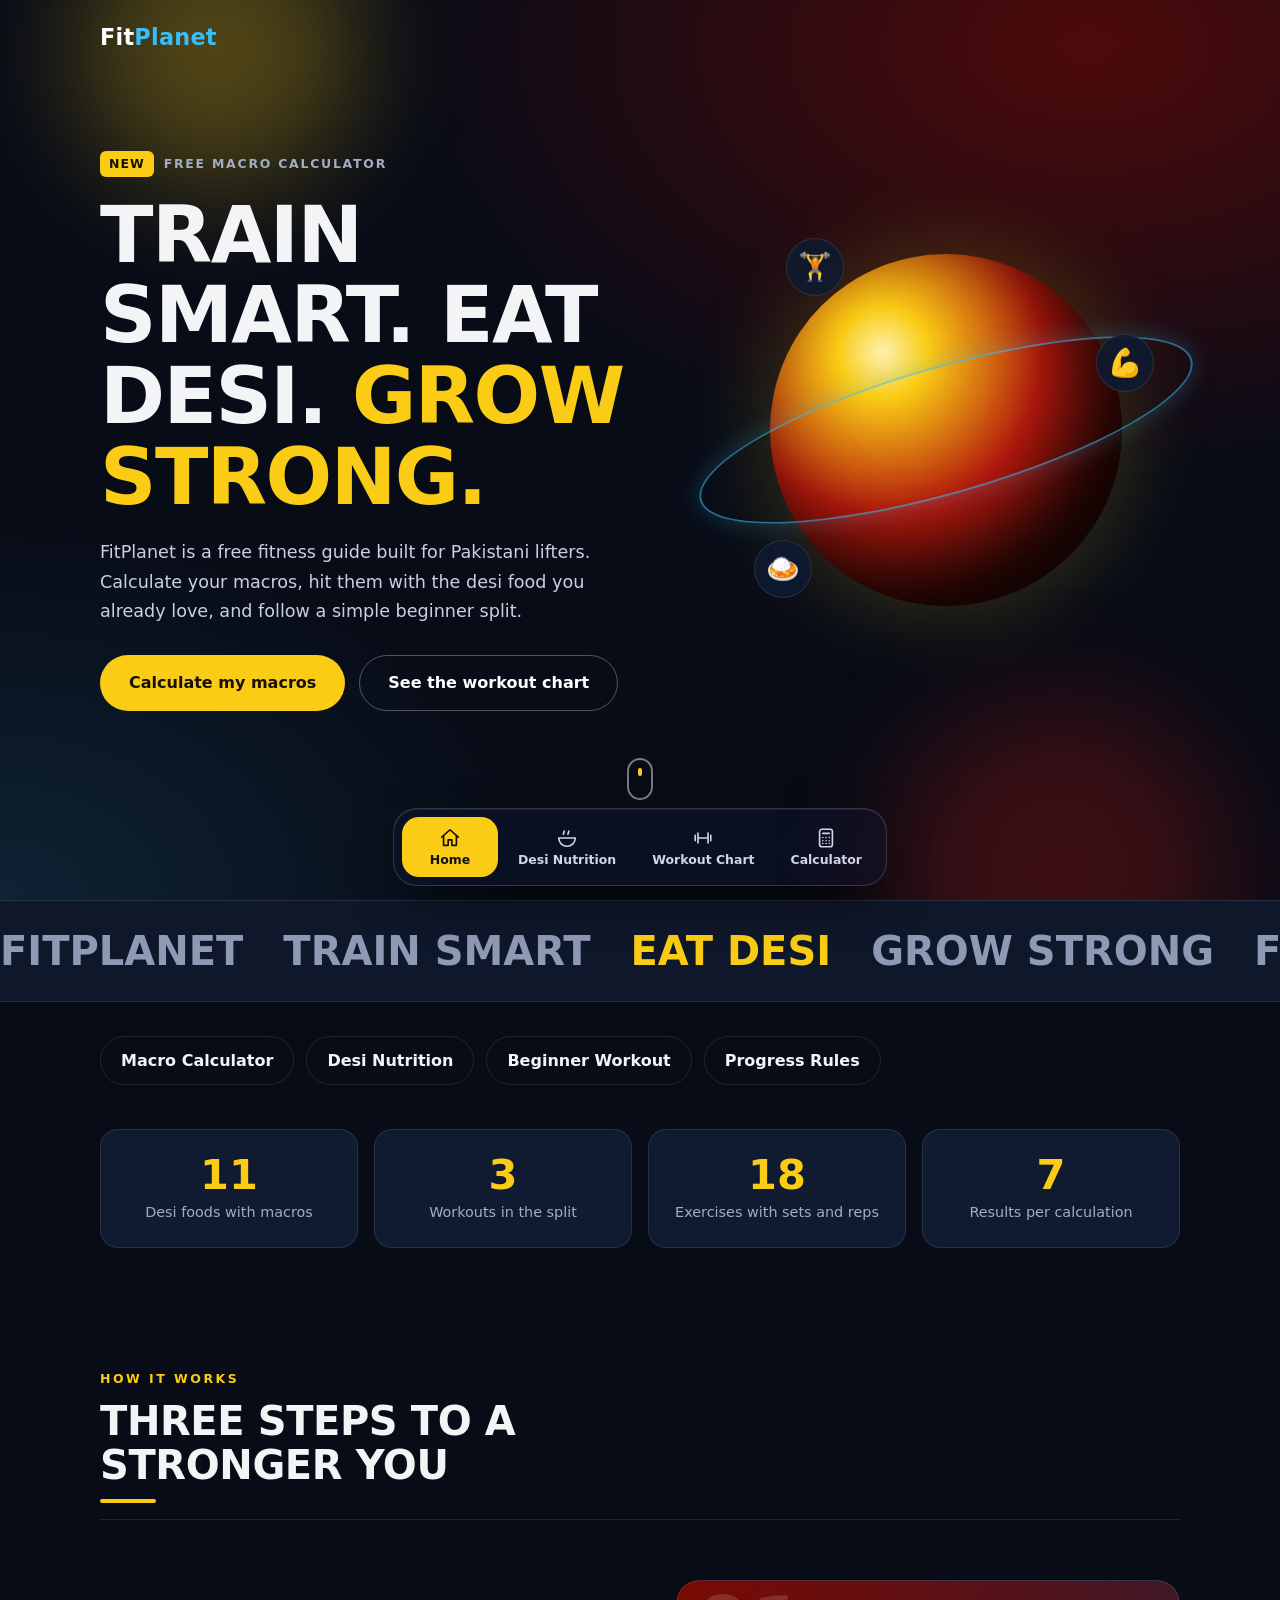
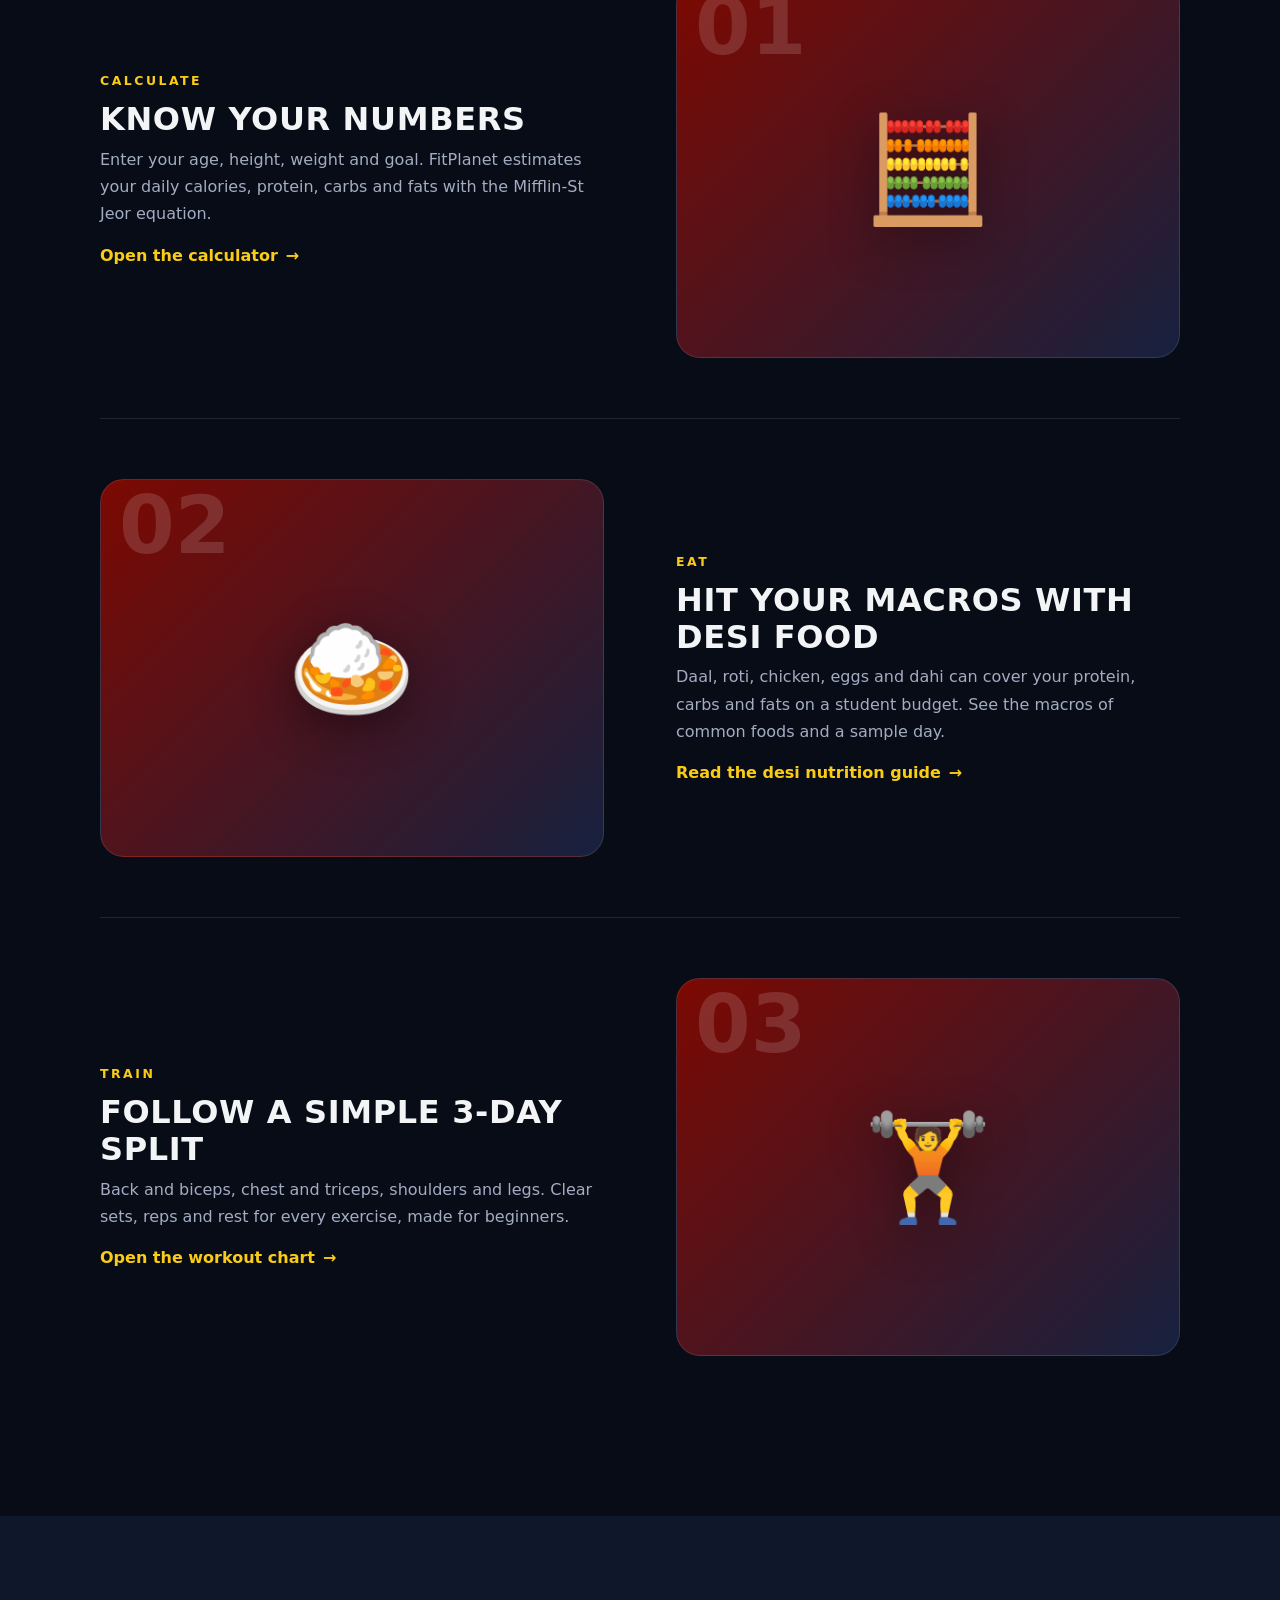
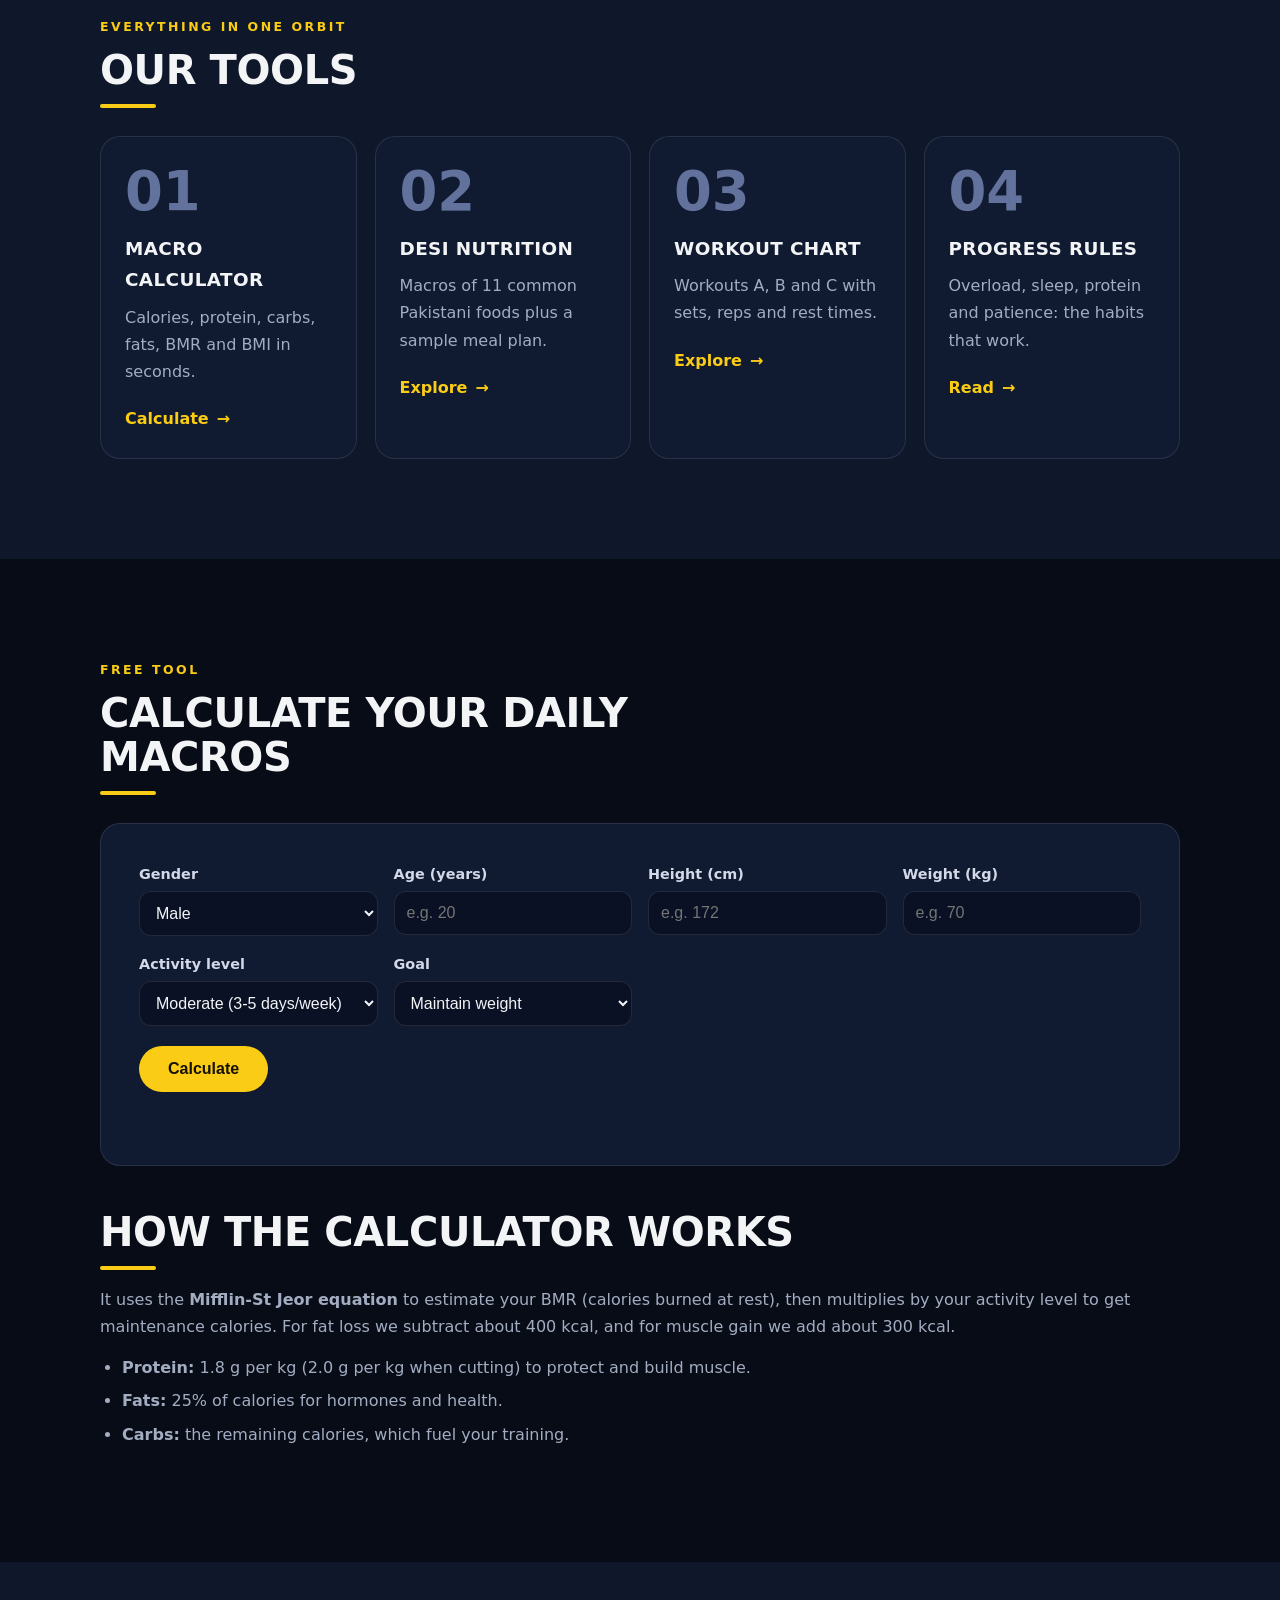
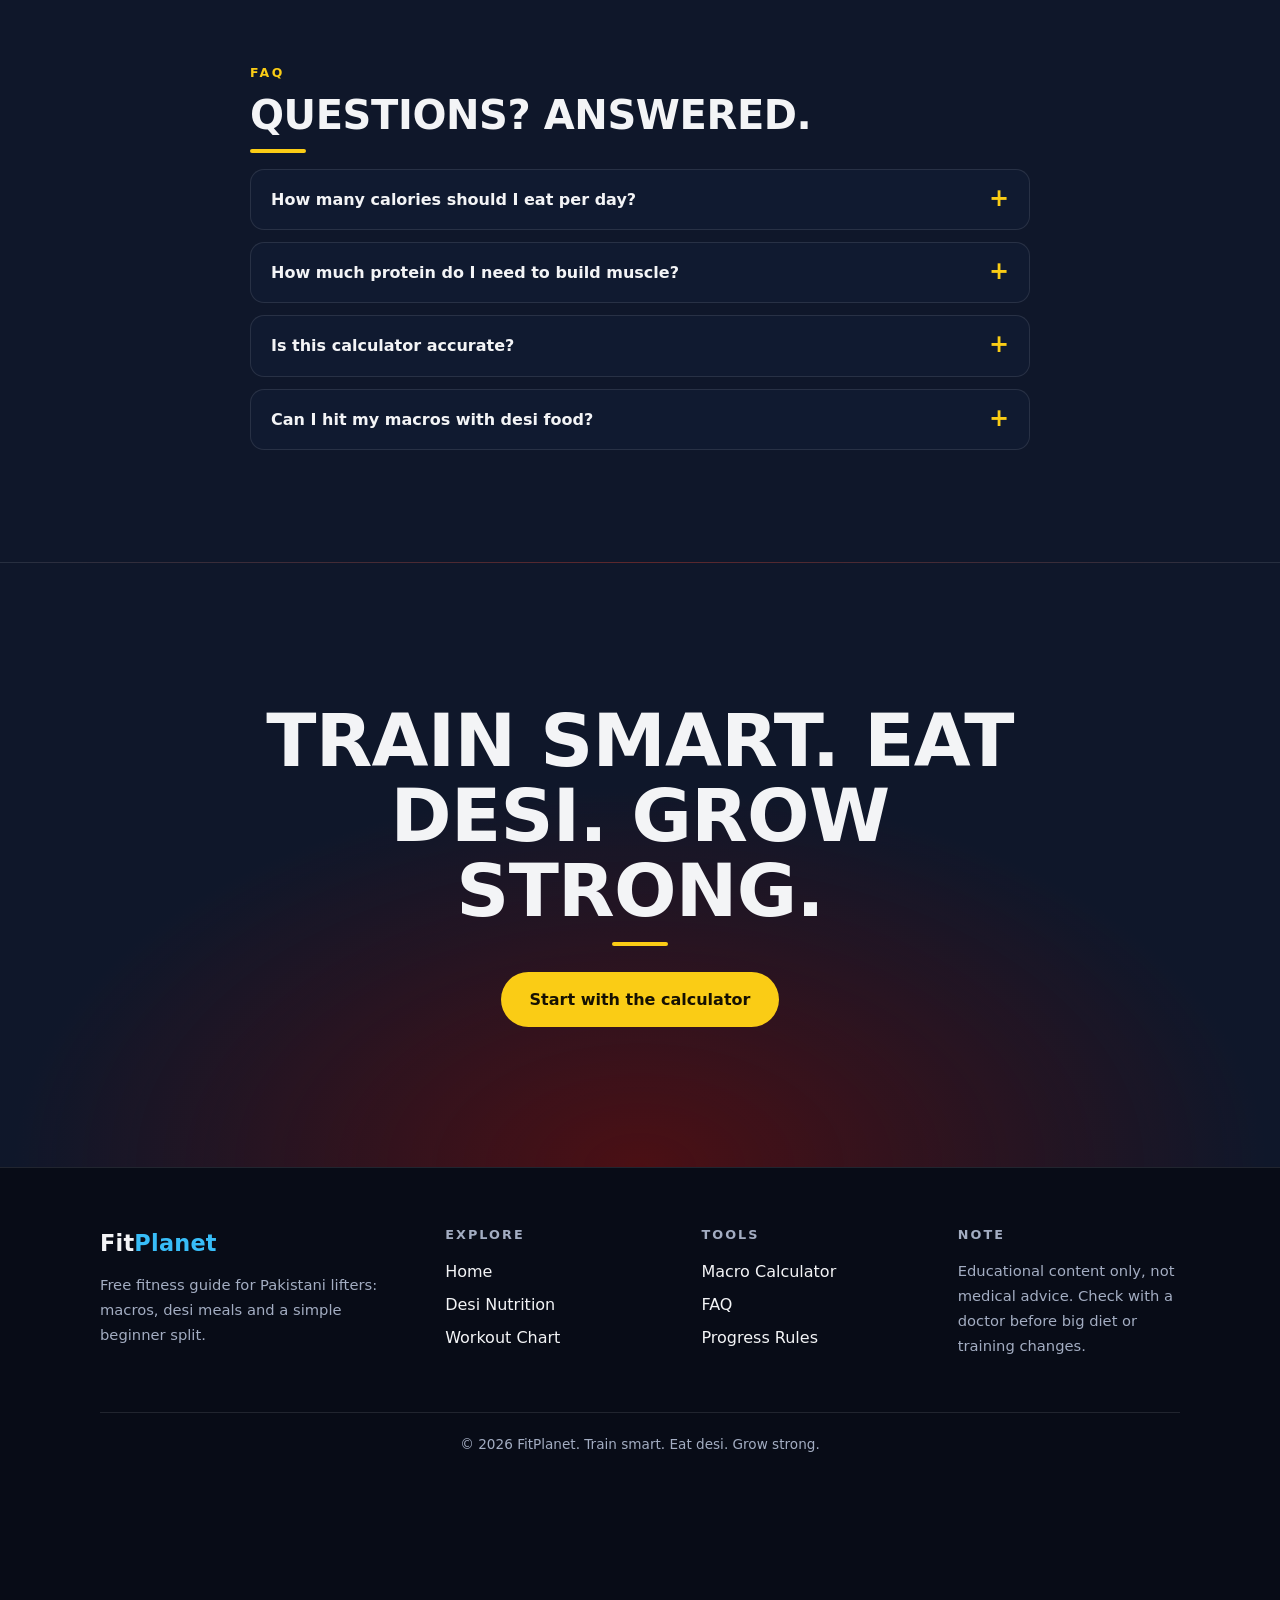
<file: index.html>
<!DOCTYPE html>
<html lang="en">
<head>
<meta charset="UTF-8">
<meta name="viewport" content="width=device-width, initial-scale=1">
<title>FitPlanet | Free Macro Calculator & Desi Fitness Guide</title>
<meta name="description" content="Free macro and calorie calculator, desi meal guide and a 3-day beginner workout chart, made for Pakistani lifters and students.">
<link rel="canonical" href="https://fitplanet.github.io/">
<meta name="robots" content="index, follow">
<meta property="og:title" content="FitPlanet | Free Macro Calculator & Desi Fitness Guide">
<meta property="og:description" content="Free macro and calorie calculator, desi meal guide and a 3-day beginner workout chart, made for Pakistani lifters and students.">
<meta property="og:type" content="website">
<meta property="og:url" content="https://fitplanet.github.io/">
<meta name="theme-color" content="#080c17">
<link rel="stylesheet" href="style.css">
<script>document.documentElement.classList.add("js")</script>
<script type="application/ld+json">
{"@context": "https://schema.org", "@type": "WebApplication", "name": "FitPlanet Macro Calculator", "url": "https://fitplanet.github.io/", "applicationCategory": "HealthApplication", "operatingSystem": "Any", "offers": {"@type": "Offer", "price": "0", "priceCurrency": "USD"}}
</script>
<script type="application/ld+json">
{"@context": "https://schema.org", "@type": "FAQPage", "mainEntity": [{"@type": "Question", "name": "How many calories should I eat per day?", "acceptedAnswer": {"@type": "Answer", "text": "It depends on your age, height, weight, gender and activity. Use the calculator for maintenance calories, then subtract about 400 kcal to lose fat or add about 300 kcal to gain muscle."}}, {"@type": "Question", "name": "How much protein do I need to build muscle?", "acceptedAnswer": {"@type": "Answer", "text": "Most lifters do well with 1.6 to 2.2 g of protein per kg of body weight daily."}}, {"@type": "Question", "name": "Is this calculator accurate?", "acceptedAnswer": {"@type": "Answer", "text": "It is a good starting estimate based on the Mifflin-St Jeor equation. Track your weight for 2-3 weeks and adjust by 100-200 kcal if needed."}}, {"@type": "Question", "name": "Can I hit my macros with desi food?", "acceptedAnswer": {"@type": "Answer", "text": "Yes. Daal, roti, chicken, eggs, dahi and milk can cover your protein, carbs and fats on a student budget. See the desi nutrition guide for exact numbers."}}]}
</script>
</head>
<body>
<div id="progress" aria-hidden="true"></div>
<a class="skip" href="#main">Skip to content</a>
<header class="site-header">
  <div class="nav">
    <a class="logo" href="index.html" aria-label="FitPlanet home">Fit<span>Planet</span></a>
  </div>
</header>
<nav class="dock" aria-label="Main navigation">
  <a href="index.html" class="is-active" aria-current="page"><svg viewBox="0 0 24 24" aria-hidden="true"><path d="M3 11l9-8 9 8"/><path d="M5 10v10h5v-6h4v6h5V10"/></svg><span>Home</span></a>
  <a href="desi-nutrition.html"><svg viewBox="0 0 24 24" aria-hidden="true"><path d="M3 12h18a9 9 0 0 1-18 0Z"/><path d="M8 8c0-1.5 1-2 1-3.5M13 8c0-1.5 1-2 1-3.5"/></svg><span>Desi Nutrition</span></a>
  <a href="beginner-workout.html"><svg viewBox="0 0 24 24" aria-hidden="true"><path d="M6.5 6.5v11M17.5 6.5v11M3.5 9v6M20.5 9v6M6.5 12h11"/></svg><span>Workout Chart</span></a>
  <a href="index.html#calculator"><svg viewBox="0 0 24 24" aria-hidden="true"><rect x="5" y="2.5" width="14" height="19" rx="2.5"/><path d="M8.5 7h7"/><path d="M8.5 11.5h.01M12 11.5h.01M15.5 11.5h.01M8.5 15h.01M12 15h.01M15.5 15h.01M8.5 18h.01M12 18h.01M15.5 18h.01"/></svg><span>Calculator</span></a>
</nav>

<main id="main">

<section class="hero">
  <div class="blobs" aria-hidden="true"><i class="blob b1"></i><i class="blob b2"></i></div>
  <div class="hero-grid">
    <div>
      <p class="badge"><b>NEW</b> Free macro calculator</p>
      <h1 data-hl="2">Train smart. Eat desi. Grow strong.</h1>
      <p class="lead">FitPlanet is a free fitness guide built for Pakistani lifters. Calculate your macros, hit them with the desi food you already love, and follow a simple beginner split.</p>
      <div class="actions">
        <a class="btn" href="#calculator">Calculate my macros</a>
        <a class="btn btn-ghost" href="beginner-workout.html">See the workout chart</a>
      </div>
    </div>
    <div class="orb-wrap" aria-hidden="true">
      <div class="orb"></div><div class="ring"></div>
      <span class="sat s1">&#127947;</span><span class="sat s2">&#127835;</span><span class="sat s3">&#128170;</span>
    </div>
  </div>
  <a class="cue" href="#intro" aria-label="Scroll down"><i></i></a>
</section>

<div class="marquee" aria-hidden="true"><div class="marquee-track"><div class="marquee-group"><span>FitPlanet</span><span>Train smart</span><span>Eat desi</span><span>Grow strong</span><span>FitPlanet</span><span>Train smart</span><span>Eat desi</span><span>Grow strong</span><span>FitPlanet</span><span>Train smart</span><span>Eat desi</span><span>Grow strong</span></div><div class="marquee-group"><span>FitPlanet</span><span>Train smart</span><span>Eat desi</span><span>Grow strong</span><span>FitPlanet</span><span>Train smart</span><span>Eat desi</span><span>Grow strong</span><span>FitPlanet</span><span>Train smart</span><span>Eat desi</span><span>Grow strong</span></div></div></div>

<div class="wrap" id="intro">
  <div class="pills" aria-label="Quick links">
    <a class="pill" href="#calculator">Macro Calculator</a>
    <a class="pill" href="desi-nutrition.html">Desi Nutrition</a>
    <a class="pill" href="beginner-workout.html">Beginner Workout</a>
    <a class="pill" href="beginner-workout.html#rules">Progress Rules</a>
  </div>

  <div class="stats" aria-label="Site highlights">
    <div class="stat-i"><strong data-count="11">11</strong><span>Desi foods with macros</span></div>
    <div class="stat-i"><strong data-count="3">3</strong><span>Workouts in the split</span></div>
    <div class="stat-i"><strong data-count="18">18</strong><span>Exercises with sets and reps</span></div>
    <div class="stat-i"><strong data-count="7">7</strong><span>Results per calculation</span></div>
  </div>
</div>

<section class="block">
  <div class="wrap">
    <div class="sec-head">
      <span class="eyebrow">How it works</span>
      <h2>Three steps to a stronger you</h2>
    </div>

    <div class="row">
      <div class="art" aria-hidden="true"><b>01</b><em>&#129518;</em></div>
      <div>
        <span class="eyebrow">Calculate</span>
        <h3>Know your numbers</h3>
        <p>Enter your age, height, weight and goal. FitPlanet estimates your daily calories, protein, carbs and fats with the Mifflin-St Jeor equation.</p>
        <a class="go" href="#calculator">Open the calculator</a>
      </div>
    </div>
    <div class="row">
      <div class="art" aria-hidden="true"><b>02</b><em>&#127835;</em></div>
      <div>
        <span class="eyebrow">Eat</span>
        <h3>Hit your macros with desi food</h3>
        <p>Daal, roti, chicken, eggs and dahi can cover your protein, carbs and fats on a student budget. See the macros of common foods and a sample day.</p>
        <a class="go" href="desi-nutrition.html">Read the desi nutrition guide</a>
      </div>
    </div>
    <div class="row">
      <div class="art" aria-hidden="true"><b>03</b><em>&#127947;</em></div>
      <div>
        <span class="eyebrow">Train</span>
        <h3>Follow a simple 3-day split</h3>
        <p>Back and biceps, chest and triceps, shoulders and legs. Clear sets, reps and rest for every exercise, made for beginners.</p>
        <a class="go" href="beginner-workout.html">Open the workout chart</a>
      </div>
    </div>
  </div>
</section>

<section class="block" style="background:var(--bg2)">
  <div class="wrap">
    <div class="sec-head">
      <span class="eyebrow">Everything in one orbit</span>
      <h2>Our tools</h2>
    </div>
    <div class="ngrid" style="margin-top:28px">
      <a class="ncard" href="#calculator"><span class="num">01</span><h3>Macro Calculator</h3><p>Calories, protein, carbs, fats, BMR and BMI in seconds.</p><span class="go">Calculate</span></a>
      <a class="ncard" href="desi-nutrition.html"><span class="num">02</span><h3>Desi Nutrition</h3><p>Macros of 11 common Pakistani foods plus a sample meal plan.</p><span class="go">Explore</span></a>
      <a class="ncard" href="beginner-workout.html"><span class="num">03</span><h3>Workout Chart</h3><p>Workouts A, B and C with sets, reps and rest times.</p><span class="go">Explore</span></a>
      <a class="ncard" href="beginner-workout.html#rules"><span class="num">04</span><h3>Progress Rules</h3><p>Overload, sleep, protein and patience: the habits that work.</p><span class="go">Read</span></a>
    </div>
  </div>
</section>

<section class="block" id="calculator">
  <div class="wrap">
    <div class="sec-head">
      <span class="eyebrow">Free tool</span>
      <h2>Calculate your daily macros</h2>
    </div>
    <div class="panel" style="margin-top:28px">
      <form id="calc-form" novalidate>
        <div class="row-f">
          <div><label for="gender">Gender</label>
            <select id="gender"><option value="male">Male</option><option value="female">Female</option></select></div>
          <div><label for="age">Age (years)</label><input id="age" type="number" min="12" max="90" inputmode="numeric" placeholder="e.g. 20"></div>
          <div><label for="height">Height (cm)</label><input id="height" type="number" min="100" max="230" inputmode="numeric" placeholder="e.g. 172"></div>
          <div><label for="weight">Weight (kg)</label><input id="weight" type="number" min="30" max="250" inputmode="decimal" placeholder="e.g. 70"></div>
          <div><label for="activity">Activity level</label>
            <select id="activity">
              <option value="1.2">Sedentary (little exercise)</option>
              <option value="1.375">Light (1-3 days/week)</option>
              <option value="1.55" selected>Moderate (3-5 days/week)</option>
              <option value="1.725">Very active (6-7 days/week)</option>
            </select></div>
          <div><label for="goal">Goal</label>
            <select id="goal">
              <option value="lose">Lose fat</option>
              <option value="maintain" selected>Maintain weight</option>
              <option value="gain">Gain muscle</option>
            </select></div>
        </div>
        <button class="btn" type="submit">Calculate</button>
        <p id="calc-msg" role="alert"></p>
      </form>

      <div id="results" class="results" aria-live="polite">
        <h3>Your results</h3>
        <div class="stat-grid">
          <div class="stat"><strong id="r-cal">0</strong><small>Daily calories (kcal)</small></div>
          <div class="stat"><strong id="r-pro">0</strong><small>Protein (g)</small></div>
          <div class="stat"><strong id="r-carb">0</strong><small>Carbs (g)</small></div>
          <div class="stat"><strong id="r-fat">0</strong><small>Fats (g)</small></div>
          <div class="stat"><strong id="r-bmr">0</strong><small>BMR (kcal)</small></div>
          <div class="stat"><strong id="r-tdee">0</strong><small>Maintenance (kcal)</small></div>
          <div class="stat"><strong id="r-bmi">0</strong><small>BMI</small></div>
        </div>
        <p class="note" style="margin-top:14px">Estimates only. Track your weight for 2-3 weeks and adjust calories by 100-200 if needed.</p>
        <a class="btn" href="desi-nutrition.html">Hit these macros with desi food</a>
      </div>
    </div>

    <h2>How the calculator works</h2>
    <p class="muted">It uses the <strong>Mifflin-St Jeor equation</strong> to estimate your BMR (calories burned at rest), then multiplies by your activity level to get maintenance calories. For fat loss we subtract about 400 kcal, and for muscle gain we add about 300 kcal.</p>
    <ul class="muted">
      <li><strong>Protein:</strong> 1.8 g per kg (2.0 g per kg when cutting) to protect and build muscle.</li>
      <li><strong>Fats:</strong> 25% of calories for hormones and health.</li>
      <li><strong>Carbs:</strong> the remaining calories, which fuel your training.</li>
    </ul>
  </div>
</section>

<section class="block" id="faq" style="background:var(--bg2)">
  <div class="wrap" style="max-width:820px">
    <div class="sec-head">
      <span class="eyebrow">FAQ</span>
      <h2>Questions? Answered.</h2>
    </div>
  <details><summary>How many calories should I eat per day?</summary><p>It depends on your age, height, weight, gender and activity. Use the calculator for maintenance calories, then subtract about 400 kcal to lose fat or add about 300 kcal to gain muscle.</p></details>
  <details><summary>How much protein do I need to build muscle?</summary><p>Most lifters do well with 1.6 to 2.2 g of protein per kg of body weight daily.</p></details>
  <details><summary>Is this calculator accurate?</summary><p>It is a good starting estimate based on the Mifflin-St Jeor equation. Track your weight for 2-3 weeks and adjust by 100-200 kcal if needed.</p></details>
  <details><summary>Can I hit my macros with desi food?</summary><p>Yes. Daal, roti, chicken, eggs, dahi and milk can cover your protein, carbs and fats on a student budget. See the desi nutrition guide for exact numbers.</p></details>
  </div>
</section>

<section class="closing">
  <h2>Train smart. Eat desi. Grow strong.</h2>
  <a class="btn" href="#calculator">Start with the calculator</a>
</section>

</main>

<footer class="site-footer">
  <div class="wrap">
    <div class="foot">
      <div>
        <a class="logo" href="index.html" aria-label="FitPlanet home">Fit<span>Planet</span></a>
        <p style="margin-top:10px">Free fitness guide for Pakistani lifters: macros, desi meals and a simple beginner split.</p>
      </div>
      <div><h3>Explore</h3><ul><li><a href="index.html">Home</a></li><li><a href="desi-nutrition.html">Desi Nutrition</a></li><li><a href="beginner-workout.html">Workout Chart</a></li></ul></div>
      <div><h3>Tools</h3><ul><li><a href="index.html#calculator">Macro Calculator</a></li><li><a href="index.html#faq">FAQ</a></li><li><a href="beginner-workout.html#rules">Progress Rules</a></li></ul></div>
      <div><h3>Note</h3><p>Educational content only, not medical advice. Check with a doctor before big diet or training changes.</p></div>
    </div>
    <p class="copy">&copy; 2026 FitPlanet. Train smart. Eat desi. Grow strong.</p>
  </div>
</footer>
<script src="script.js" defer></script>
</body>
</html>
</file>
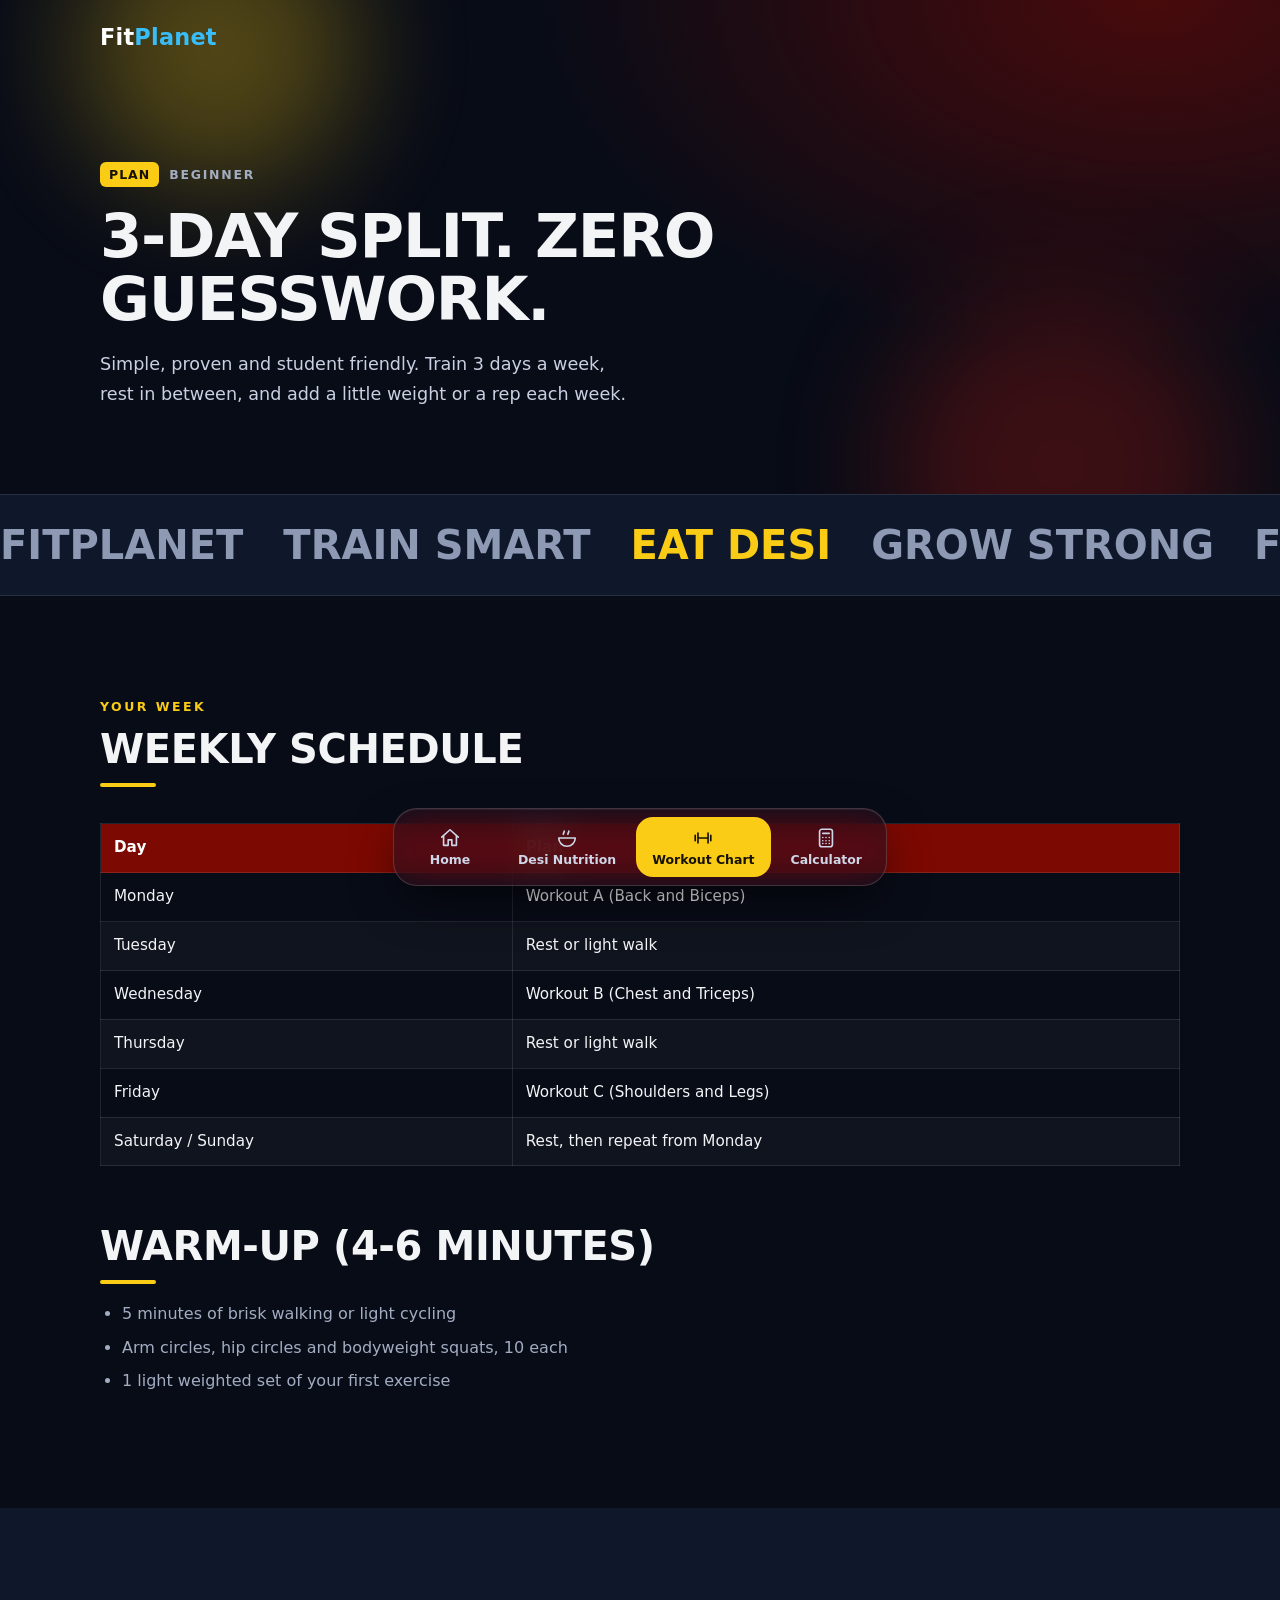
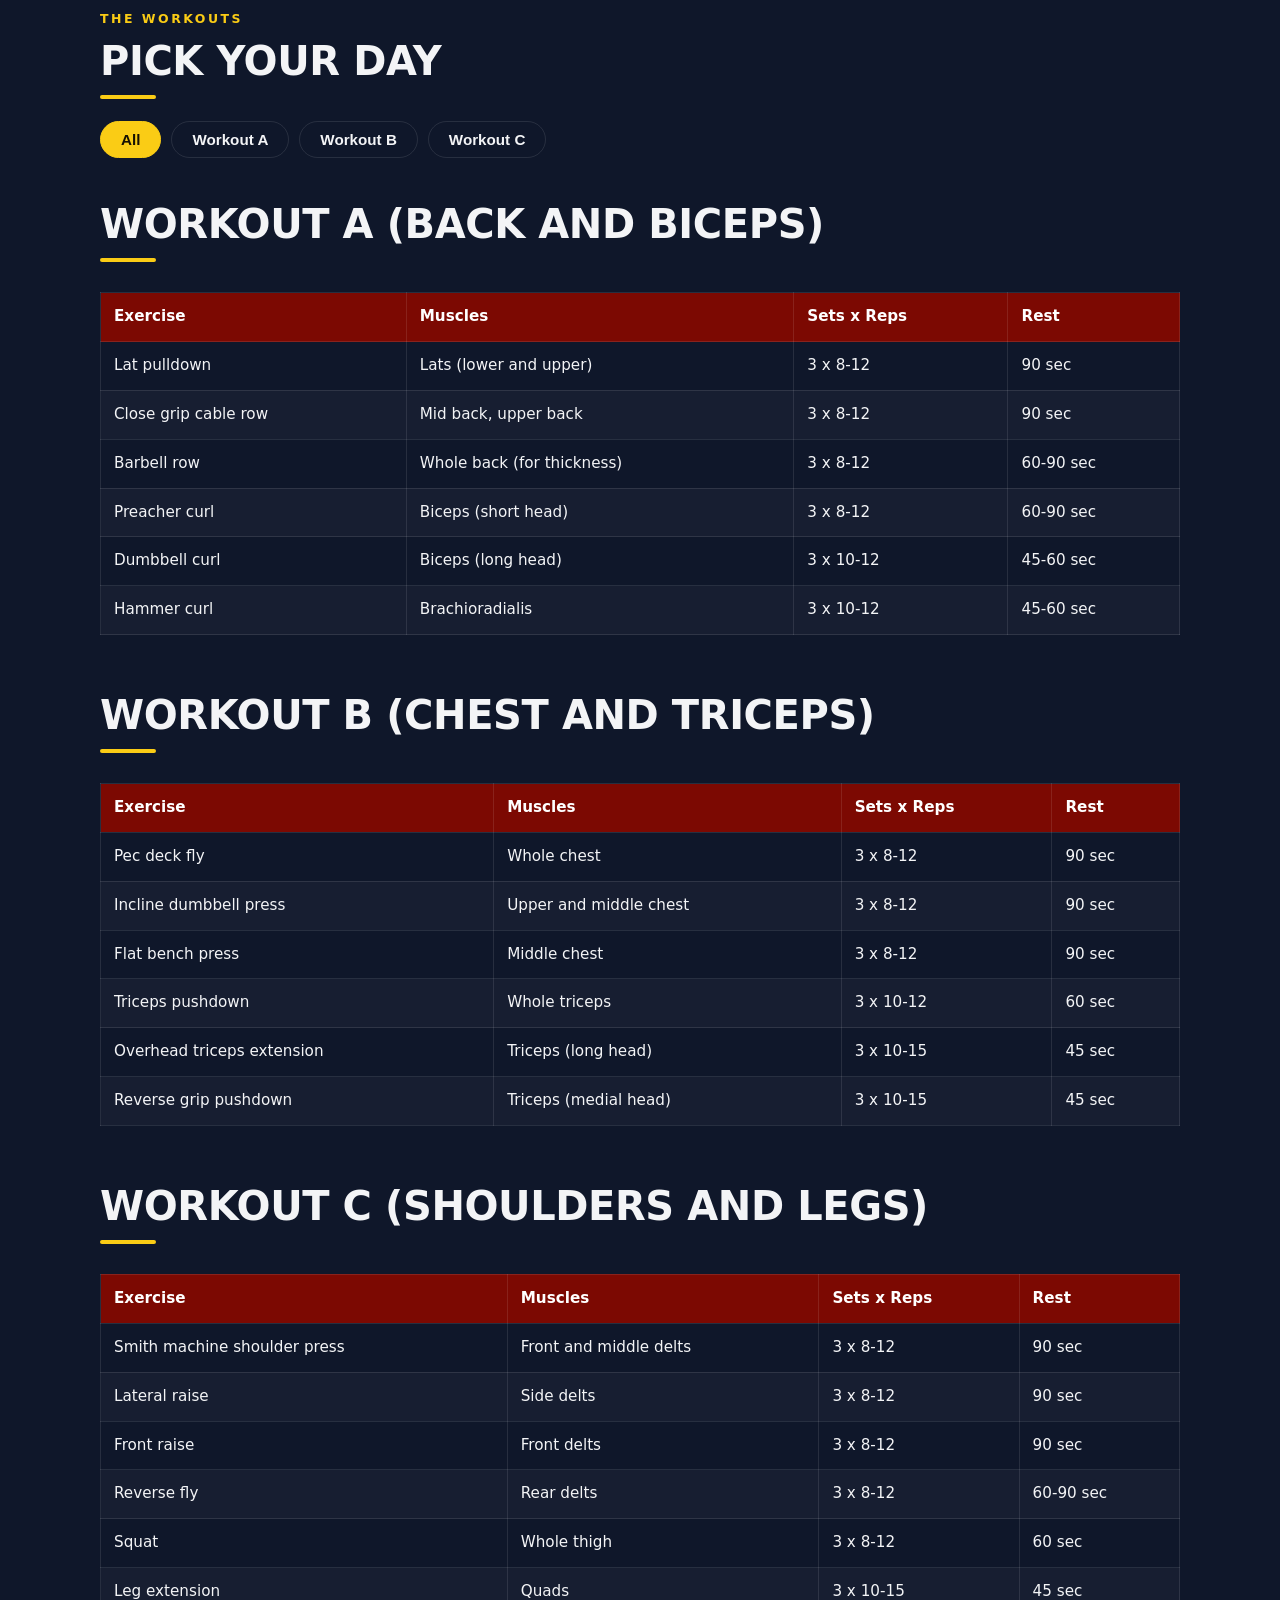
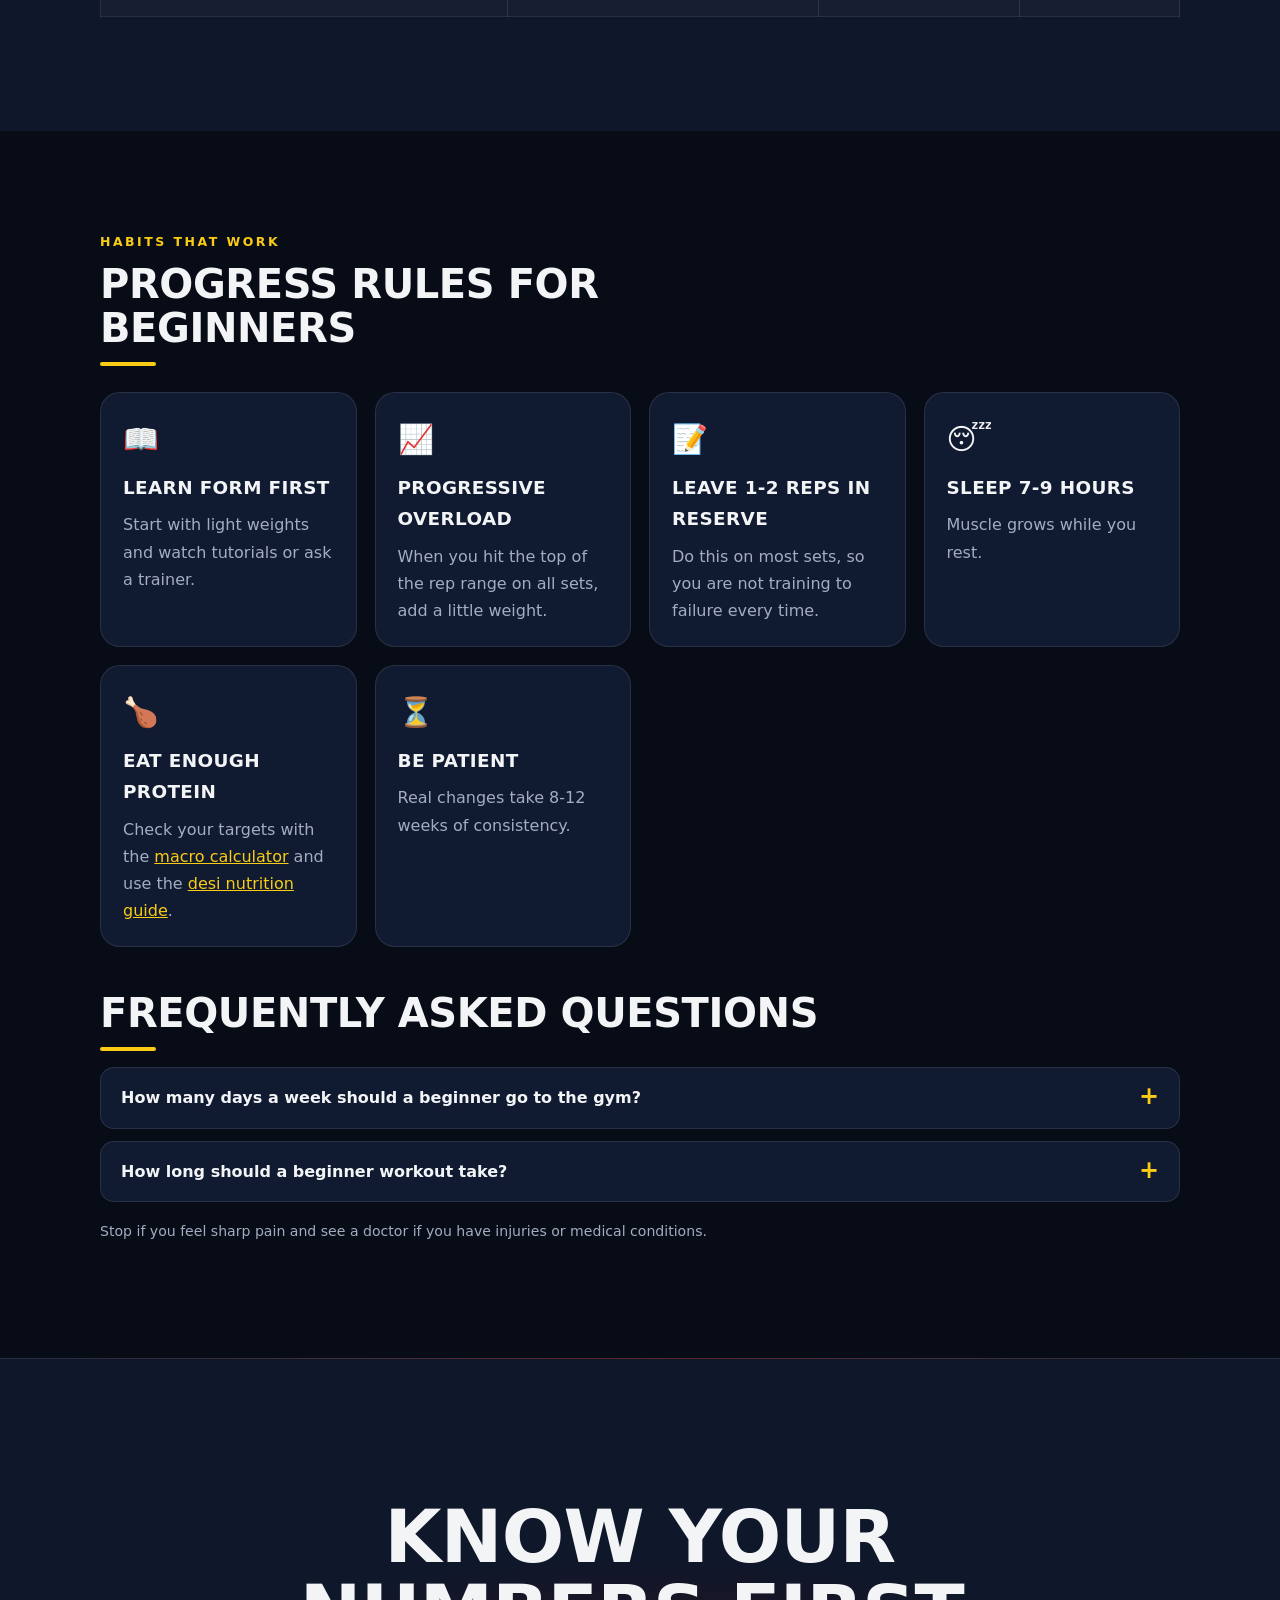
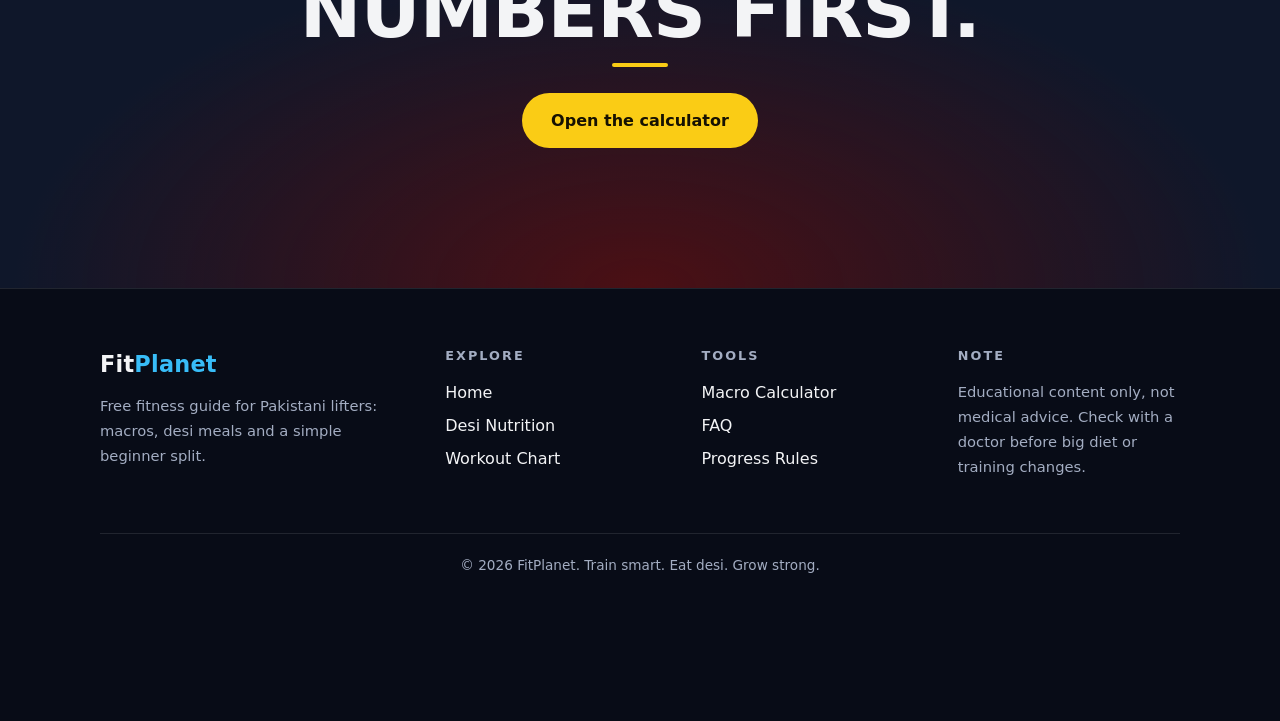
<file: beginner-workout.html>
<!DOCTYPE html>
<html lang="en">
<head>
<meta charset="UTF-8">
<meta name="viewport" content="width=device-width, initial-scale=1">
<title>Beginner Workout Chart: 3-Day Split Plan | FitPlanet</title>
<meta name="description" content="A simple 3-day beginner gym split: back and biceps, chest and triceps, shoulders and legs, with sets, reps and rest times for every exercise.">
<link rel="canonical" href="https://fitplanet.github.io/beginner-workout.html">
<meta name="robots" content="index, follow">
<meta property="og:title" content="Beginner Workout Chart: 3-Day Split Plan | FitPlanet">
<meta property="og:description" content="A simple 3-day beginner gym split: back and biceps, chest and triceps, shoulders and legs, with sets, reps and rest times for every exercise.">
<meta property="og:type" content="website">
<meta property="og:url" content="https://fitplanet.github.io/beginner-workout.html">
<meta name="theme-color" content="#080c17">
<link rel="stylesheet" href="style.css">
<script>document.documentElement.classList.add("js")</script>
<script type="application/ld+json">
{"@context": "https://schema.org", "@type": "Article", "headline": "Beginner Gym Workout Chart: 3-Day Split Plan", "author": {"@type": "Organization", "name": "FitPlanet"}, "datePublished": "2026-11-18", "mainEntityOfPage": "https://fitplanet.github.io/beginner-workout.html"}
</script>
<script type="application/ld+json">
{"@context": "https://schema.org", "@type": "FAQPage", "mainEntity": [{"@type": "Question", "name": "How many days a week should a beginner go to the gym?", "acceptedAnswer": {"@type": "Answer", "text": "Three non-consecutive days a week is ideal for beginners, for example Monday, Wednesday and Friday, with a different muscle group focus each day."}}, {"@type": "Question", "name": "How long should a beginner workout take?", "acceptedAnswer": {"@type": "Answer", "text": "About 45 to 60 minutes including the warm-up."}}]}
</script>
</head>
<body>
<div id="progress" aria-hidden="true"></div>
<a class="skip" href="#main">Skip to content</a>
<header class="site-header">
  <div class="nav">
    <a class="logo" href="index.html" aria-label="FitPlanet home">Fit<span>Planet</span></a>
  </div>
</header>
<nav class="dock" aria-label="Main navigation">
  <a href="index.html"><svg viewBox="0 0 24 24" aria-hidden="true"><path d="M3 11l9-8 9 8"/><path d="M5 10v10h5v-6h4v6h5V10"/></svg><span>Home</span></a>
  <a href="desi-nutrition.html"><svg viewBox="0 0 24 24" aria-hidden="true"><path d="M3 12h18a9 9 0 0 1-18 0Z"/><path d="M8 8c0-1.5 1-2 1-3.5M13 8c0-1.5 1-2 1-3.5"/></svg><span>Desi Nutrition</span></a>
  <a href="beginner-workout.html" class="is-active" aria-current="page"><svg viewBox="0 0 24 24" aria-hidden="true"><path d="M6.5 6.5v11M17.5 6.5v11M3.5 9v6M20.5 9v6M6.5 12h11"/></svg><span>Workout Chart</span></a>
  <a href="index.html#calculator"><svg viewBox="0 0 24 24" aria-hidden="true"><rect x="5" y="2.5" width="14" height="19" rx="2.5"/><path d="M8.5 7h7"/><path d="M8.5 11.5h.01M12 11.5h.01M15.5 11.5h.01M8.5 15h.01M12 15h.01M15.5 15h.01M8.5 18h.01M12 18h.01M15.5 18h.01"/></svg><span>Calculator</span></a>
</nav>

<main id="main">

<section class="page-hero">
  <div class="blobs" aria-hidden="true"><i class="blob b1"></i><i class="blob b2"></i></div>
  <div class="wrap">
    <p class="badge"><b>PLAN</b> Beginner</p>
    <h1>3-day split. Zero guesswork.</h1>
    <p class="lead">Simple, proven and student friendly. Train 3 days a week, rest in between, and add a little weight or a rep each week.</p>
  </div>
</section>

<div class="marquee" aria-hidden="true"><div class="marquee-track"><div class="marquee-group"><span>FitPlanet</span><span>Train smart</span><span>Eat desi</span><span>Grow strong</span><span>FitPlanet</span><span>Train smart</span><span>Eat desi</span><span>Grow strong</span><span>FitPlanet</span><span>Train smart</span><span>Eat desi</span><span>Grow strong</span></div><div class="marquee-group"><span>FitPlanet</span><span>Train smart</span><span>Eat desi</span><span>Grow strong</span><span>FitPlanet</span><span>Train smart</span><span>Eat desi</span><span>Grow strong</span><span>FitPlanet</span><span>Train smart</span><span>Eat desi</span><span>Grow strong</span></div></div></div>

<section class="block">
  <div class="wrap">
    <div class="sec-head"><span class="eyebrow">Your week</span><h2>Weekly schedule</h2></div>
    <div class="table-wrap" style="margin-top:22px">
      <table>
        <thead><tr><th scope="col">Day</th><th scope="col">Plan</th></tr></thead>
        <tbody>
          <tr><td>Monday</td><td>Workout A (Back and Biceps)</td></tr>
          <tr><td>Tuesday</td><td>Rest or light walk</td></tr>
          <tr><td>Wednesday</td><td>Workout B (Chest and Triceps)</td></tr>
          <tr><td>Thursday</td><td>Rest or light walk</td></tr>
          <tr><td>Friday</td><td>Workout C (Shoulders and Legs)</td></tr>
          <tr><td>Saturday / Sunday</td><td>Rest, then repeat from Monday</td></tr>
        </tbody>
      </table>
    </div>

    <h2>Warm-up (4-6 minutes)</h2>
    <ul class="muted">
      <li>5 minutes of brisk walking or light cycling</li>
      <li>Arm circles, hip circles and bodyweight squats, 10 each</li>
      <li>1 light weighted set of your first exercise</li>
    </ul>
  </div>
</section>

<section class="block" style="background:var(--bg2)">
  <div class="wrap">
    <div class="sec-head"><span class="eyebrow">The workouts</span><h2>Pick your day</h2></div>
    <div class="tabs" data-target="#workouts" aria-label="Filter workouts" style="margin-top:22px">
      <button class="tab" type="button" data-filter="all" aria-pressed="true">All</button>
      <button class="tab" type="button" data-filter="a" aria-pressed="false">Workout A</button>
      <button class="tab" type="button" data-filter="b" aria-pressed="false">Workout B</button>
      <button class="tab" type="button" data-filter="c" aria-pressed="false">Workout C</button>
    </div>
    <div id="workouts">
      <div class="wk" data-cat="a">
        <h2>Workout A (Back and Biceps)</h2>
    <div class="table-wrap">
      <table>
        <thead><tr><th scope="col">Exercise</th><th scope="col">Muscles</th><th scope="col">Sets x Reps</th><th scope="col">Rest</th></tr></thead>
        <tbody>
        <tr><td>Lat pulldown</td><td>Lats (lower and upper)</td><td>3 x 8-12</td><td>90 sec</td></tr>
        <tr><td>Close grip cable row</td><td>Mid back, upper back</td><td>3 x 8-12</td><td>90 sec</td></tr>
        <tr><td>Barbell row</td><td>Whole back (for thickness)</td><td>3 x 8-12</td><td>60-90 sec</td></tr>
        <tr><td>Preacher curl</td><td>Biceps (short head)</td><td>3 x 8-12</td><td>60-90 sec</td></tr>
        <tr><td>Dumbbell curl</td><td>Biceps (long head)</td><td>3 x 10-12</td><td>45-60 sec</td></tr>
        <tr><td>Hammer curl</td><td>Brachioradialis</td><td>3 x 10-12</td><td>45-60 sec</td></tr>
        </tbody>
      </table>
    </div>
      </div>
      <div class="wk" data-cat="b">
        <h2>Workout B (Chest and Triceps)</h2>
    <div class="table-wrap">
      <table>
        <thead><tr><th scope="col">Exercise</th><th scope="col">Muscles</th><th scope="col">Sets x Reps</th><th scope="col">Rest</th></tr></thead>
        <tbody>
        <tr><td>Pec deck fly</td><td>Whole chest</td><td>3 x 8-12</td><td>90 sec</td></tr>
        <tr><td>Incline dumbbell press</td><td>Upper and middle chest</td><td>3 x 8-12</td><td>90 sec</td></tr>
        <tr><td>Flat bench press</td><td>Middle chest</td><td>3 x 8-12</td><td>90 sec</td></tr>
        <tr><td>Triceps pushdown</td><td>Whole triceps</td><td>3 x 10-12</td><td>60 sec</td></tr>
        <tr><td>Overhead triceps extension</td><td>Triceps (long head)</td><td>3 x 10-15</td><td>45 sec</td></tr>
        <tr><td>Reverse grip pushdown</td><td>Triceps (medial head)</td><td>3 x 10-15</td><td>45 sec</td></tr>
        </tbody>
      </table>
    </div>
      </div>
      <div class="wk" data-cat="c">
        <h2>Workout C (Shoulders and Legs)</h2>
    <div class="table-wrap">
      <table>
        <thead><tr><th scope="col">Exercise</th><th scope="col">Muscles</th><th scope="col">Sets x Reps</th><th scope="col">Rest</th></tr></thead>
        <tbody>
        <tr><td>Smith machine shoulder press</td><td>Front and middle delts</td><td>3 x 8-12</td><td>90 sec</td></tr>
        <tr><td>Lateral raise</td><td>Side delts</td><td>3 x 8-12</td><td>90 sec</td></tr>
        <tr><td>Front raise</td><td>Front delts</td><td>3 x 8-12</td><td>90 sec</td></tr>
        <tr><td>Reverse fly</td><td>Rear delts</td><td>3 x 8-12</td><td>60-90 sec</td></tr>
        <tr><td>Squat</td><td>Whole thigh</td><td>3 x 8-12</td><td>60 sec</td></tr>
        <tr><td>Leg extension</td><td>Quads</td><td>3 x 10-15</td><td>45 sec</td></tr>
        </tbody>
      </table>
    </div>
      </div>
    </div>
  </div>
</section>

<section class="block" id="rules">
  <div class="wrap">
    <div class="sec-head"><span class="eyebrow">Habits that work</span><h2>Progress rules for beginners</h2></div>
    <div class="tips" style="margin-top:26px">
      <div class="tip"><span class="ic" aria-hidden="true">&#128214;</span><h3>Learn form first</h3><p>Start with light weights and watch tutorials or ask a trainer.</p></div>
      <div class="tip"><span class="ic" aria-hidden="true">&#128200;</span><h3>Progressive overload</h3><p>When you hit the top of the rep range on all sets, add a little weight.</p></div>
      <div class="tip"><span class="ic" aria-hidden="true">&#128221;</span><h3>Leave 1-2 reps in reserve</h3><p>Do this on most sets, so you are not training to failure every time.</p></div>
      <div class="tip"><span class="ic" aria-hidden="true">&#128564;</span><h3>Sleep 7-9 hours</h3><p>Muscle grows while you rest.</p></div>
      <div class="tip"><span class="ic" aria-hidden="true">&#127831;</span><h3>Eat enough protein</h3><p>Check your targets with the <a href="index.html#calculator">macro calculator</a> and use the <a href="desi-nutrition.html">desi nutrition guide</a>.</p></div>
      <div class="tip"><span class="ic" aria-hidden="true">&#9203;</span><h3>Be patient</h3><p>Real changes take 8-12 weeks of consistency.</p></div>
    </div>

    <h2>Frequently asked questions</h2>
  <details><summary>How many days a week should a beginner go to the gym?</summary><p>Three non-consecutive days a week is ideal for beginners, for example Monday, Wednesday and Friday, with a different muscle group focus each day.</p></details>
  <details><summary>How long should a beginner workout take?</summary><p>About 45 to 60 minutes including the warm-up.</p></details>
    <p class="note" style="margin-top:18px">Stop if you feel sharp pain and see a doctor if you have injuries or medical conditions.</p>
  </div>
</section>

<section class="closing">
  <h2>Know your numbers first.</h2>
  <a class="btn" href="index.html#calculator">Open the calculator</a>
</section>

</main>

<footer class="site-footer">
  <div class="wrap">
    <div class="foot">
      <div>
        <a class="logo" href="index.html" aria-label="FitPlanet home">Fit<span>Planet</span></a>
        <p style="margin-top:10px">Free fitness guide for Pakistani lifters: macros, desi meals and a simple beginner split.</p>
      </div>
      <div><h3>Explore</h3><ul><li><a href="index.html">Home</a></li><li><a href="desi-nutrition.html">Desi Nutrition</a></li><li><a href="beginner-workout.html">Workout Chart</a></li></ul></div>
      <div><h3>Tools</h3><ul><li><a href="index.html#calculator">Macro Calculator</a></li><li><a href="index.html#faq">FAQ</a></li><li><a href="beginner-workout.html#rules">Progress Rules</a></li></ul></div>
      <div><h3>Note</h3><p>Educational content only, not medical advice. Check with a doctor before big diet or training changes.</p></div>
    </div>
    <p class="copy">&copy; 2026 FitPlanet. Train smart. Eat desi. Grow strong.</p>
  </div>
</footer>
<script src="script.js" defer></script>
</body>
</html>
</file>
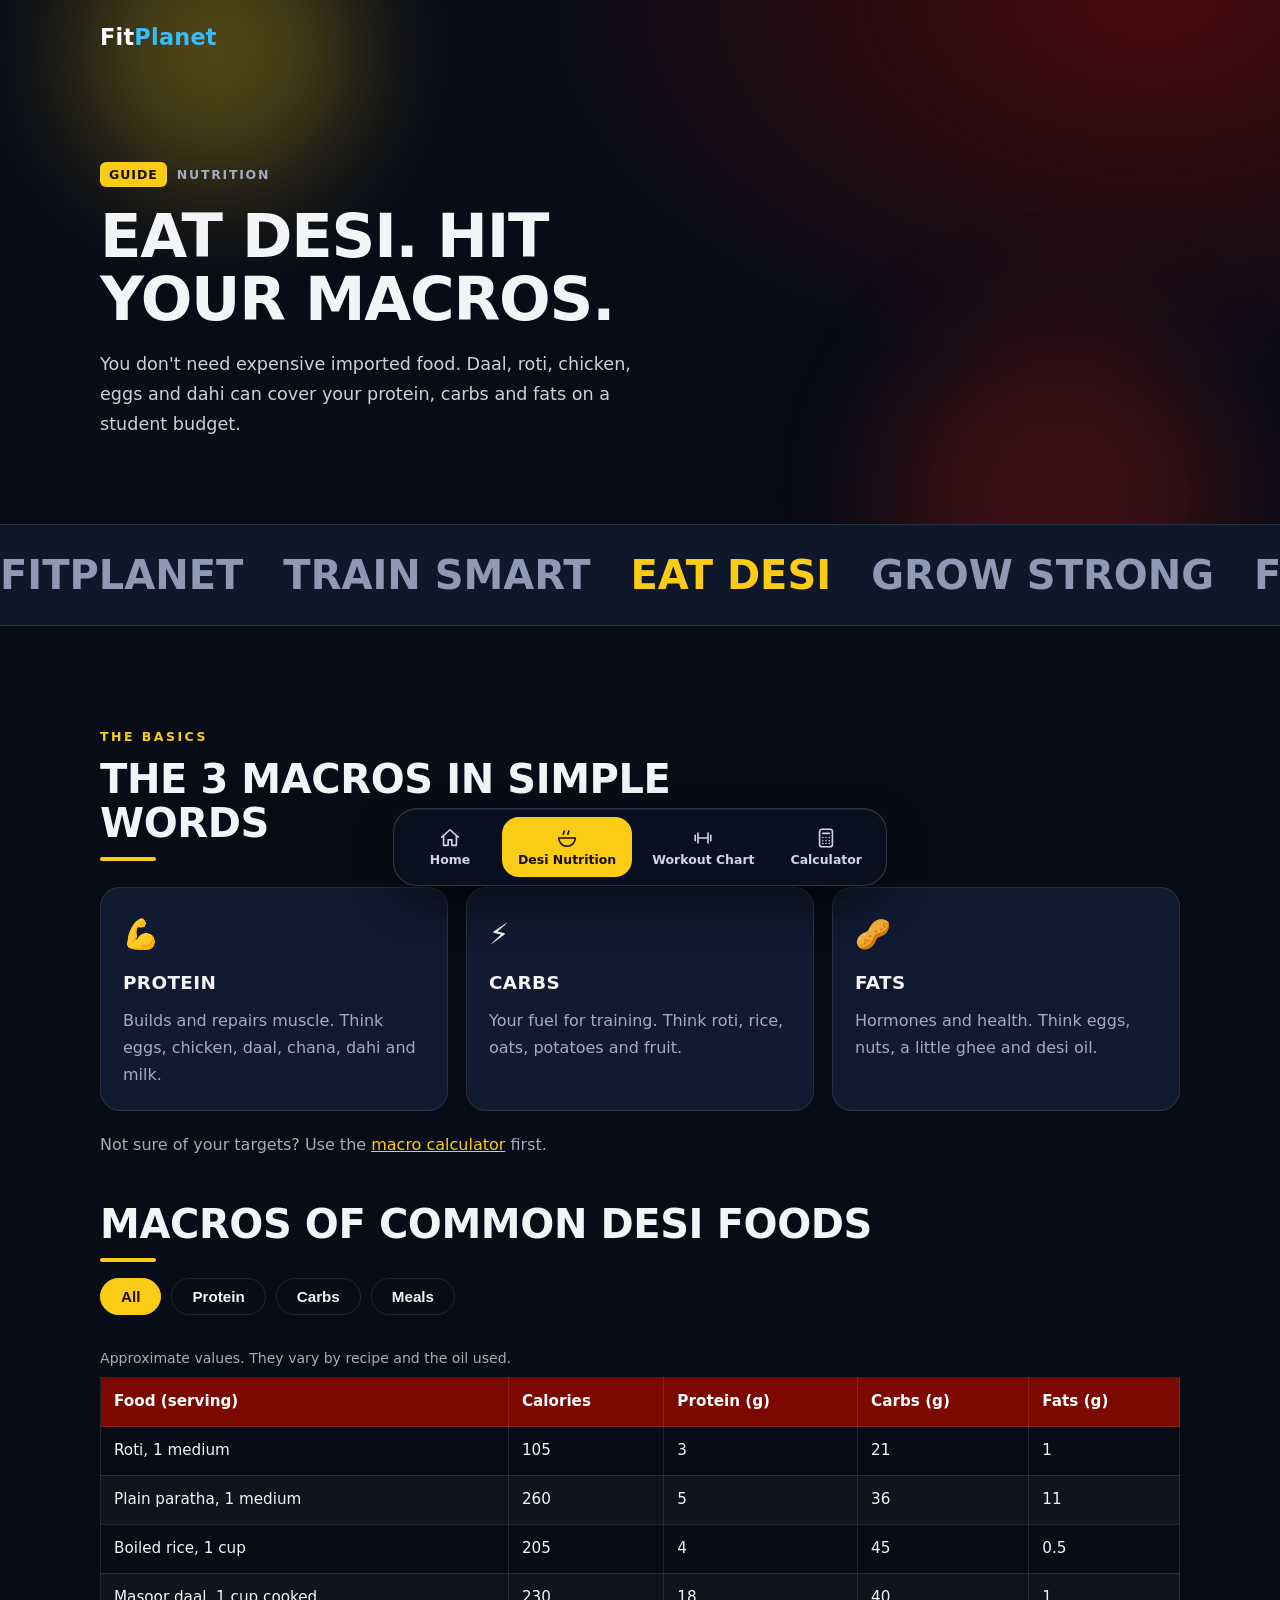
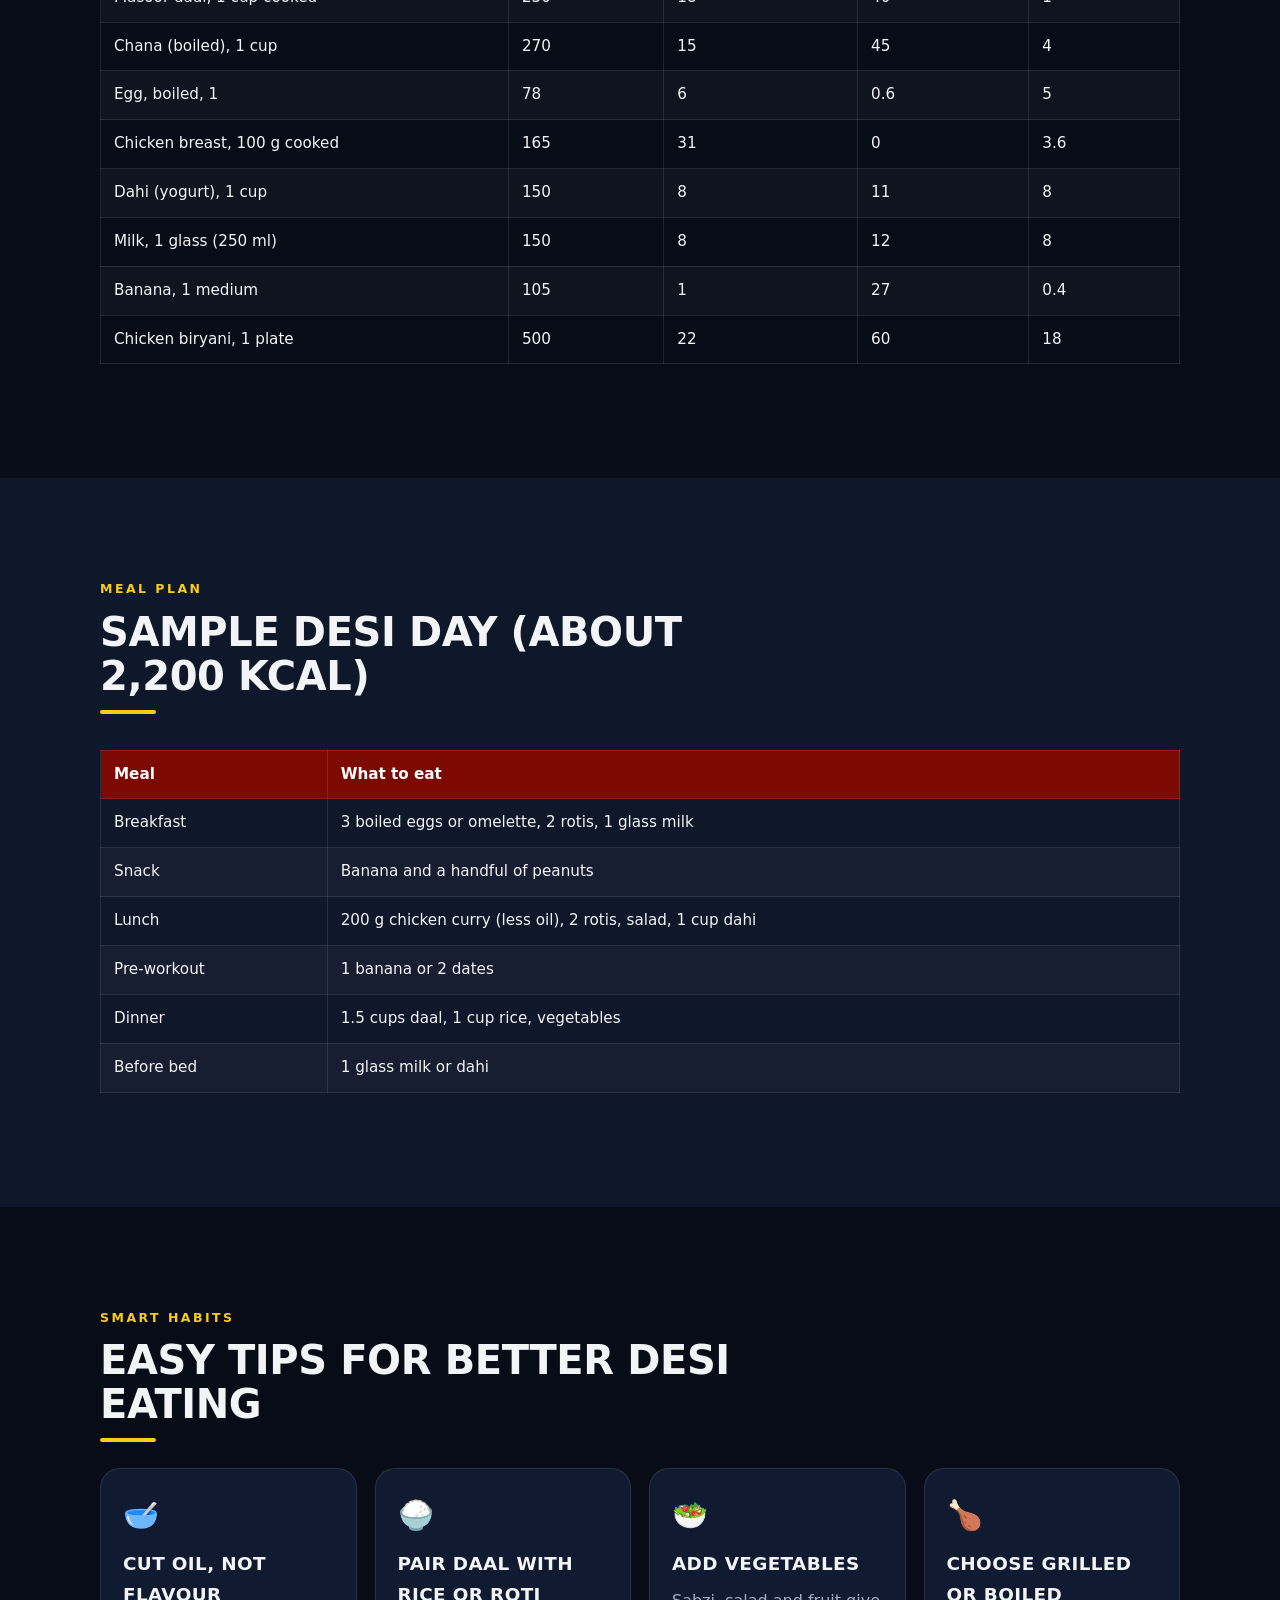
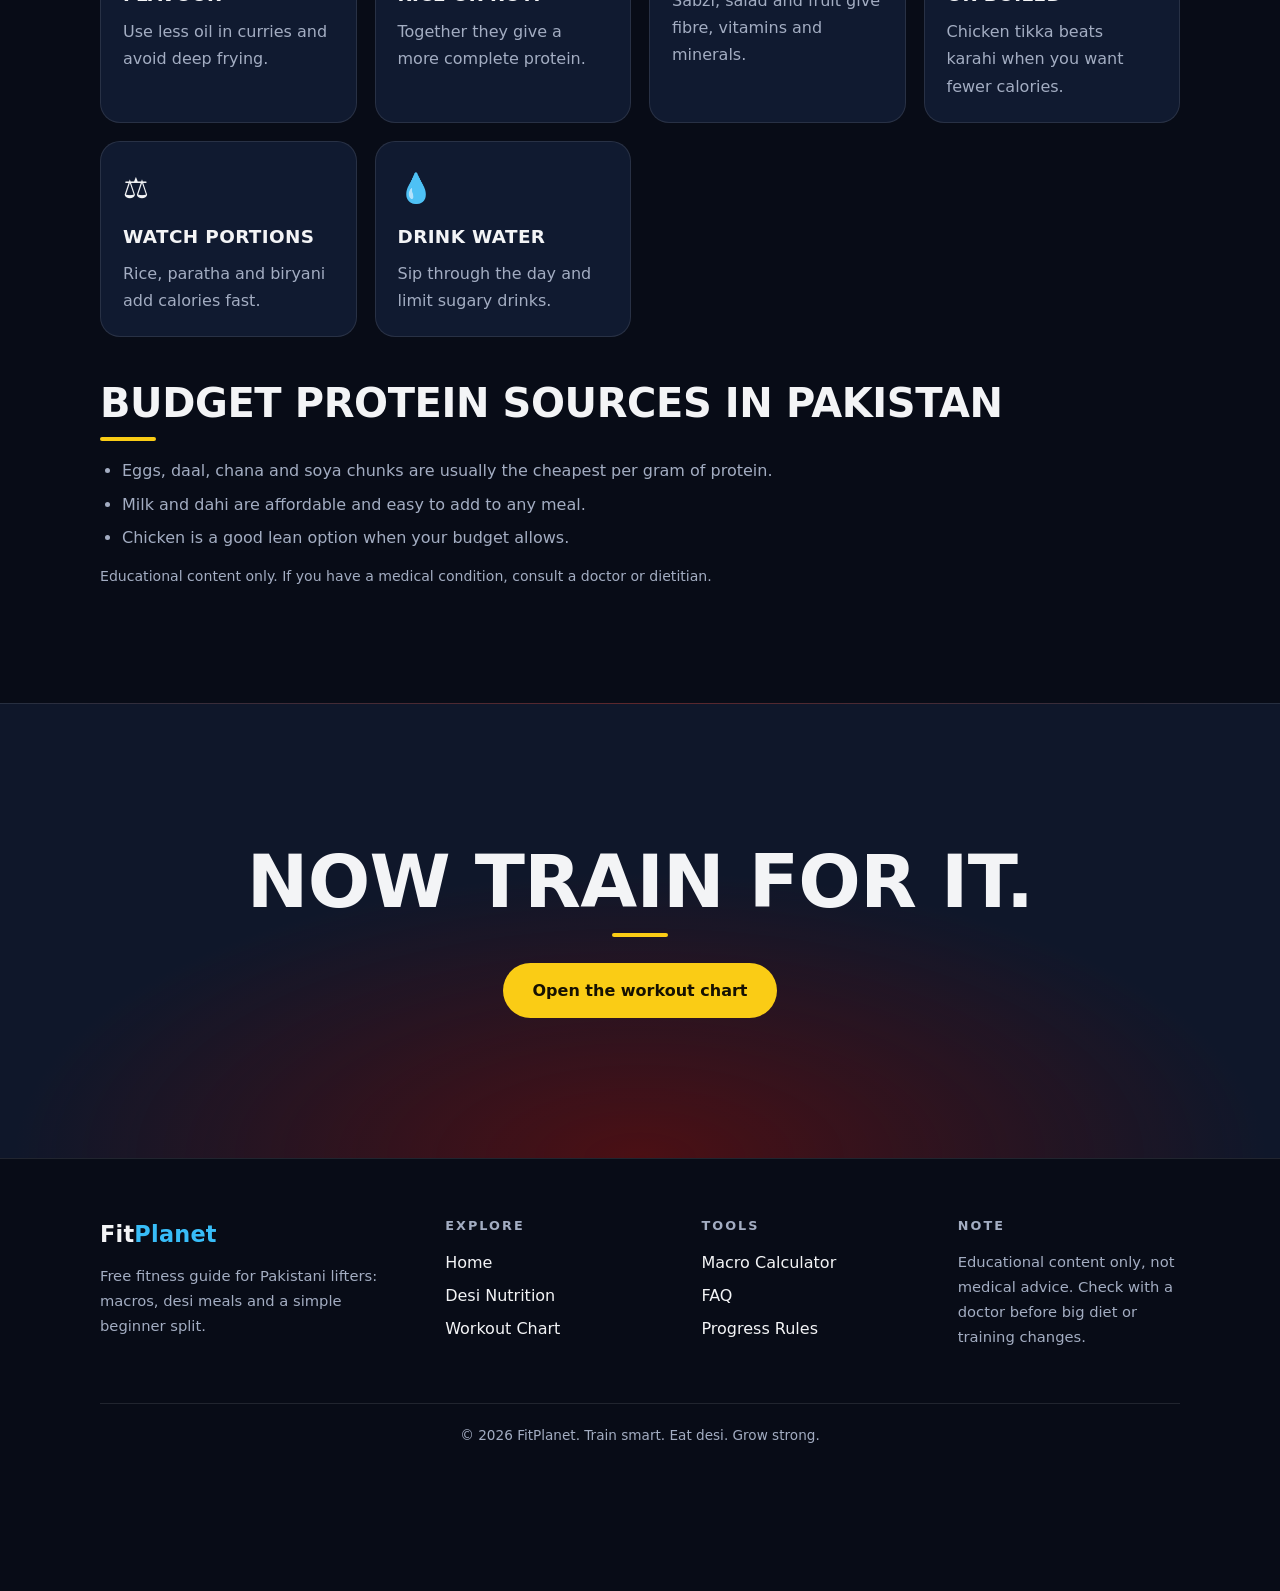
<file: desi-nutrition.html>
<!DOCTYPE html>
<html lang="en">
<head>
<meta charset="UTF-8">
<meta name="viewport" content="width=device-width, initial-scale=1">
<title>Desi Nutrition Guide: Macros of Pakistani Foods | FitPlanet</title>
<meta name="description" content="Learn how to get protein, carbs and fats from daal, roti, chicken, eggs and dahi. Macros of common Pakistani foods plus a sample day plan.">
<link rel="canonical" href="https://fitplanet.github.io/desi-nutrition.html">
<meta name="robots" content="index, follow">
<meta property="og:title" content="Desi Nutrition Guide: Macros of Pakistani Foods | FitPlanet">
<meta property="og:description" content="Learn how to get protein, carbs and fats from daal, roti, chicken, eggs and dahi. Macros of common Pakistani foods plus a sample day plan.">
<meta property="og:type" content="website">
<meta property="og:url" content="https://fitplanet.github.io/desi-nutrition.html">
<meta name="theme-color" content="#080c17">
<link rel="stylesheet" href="style.css">
<script>document.documentElement.classList.add("js")</script>
<script type="application/ld+json">
{"@context": "https://schema.org", "@type": "Article", "headline": "Desi Nutrition Guide: Macros of Pakistani Foods", "author": {"@type": "Organization", "name": "FitPlanet"}, "datePublished": "2026-11-18", "mainEntityOfPage": "https://fitplanet.github.io/desi-nutrition.html"}
</script>
</head>
<body>
<div id="progress" aria-hidden="true"></div>
<a class="skip" href="#main">Skip to content</a>
<header class="site-header">
  <div class="nav">
    <a class="logo" href="index.html" aria-label="FitPlanet home">Fit<span>Planet</span></a>
  </div>
</header>
<nav class="dock" aria-label="Main navigation">
  <a href="index.html"><svg viewBox="0 0 24 24" aria-hidden="true"><path d="M3 11l9-8 9 8"/><path d="M5 10v10h5v-6h4v6h5V10"/></svg><span>Home</span></a>
  <a href="desi-nutrition.html" class="is-active" aria-current="page"><svg viewBox="0 0 24 24" aria-hidden="true"><path d="M3 12h18a9 9 0 0 1-18 0Z"/><path d="M8 8c0-1.5 1-2 1-3.5M13 8c0-1.5 1-2 1-3.5"/></svg><span>Desi Nutrition</span></a>
  <a href="beginner-workout.html"><svg viewBox="0 0 24 24" aria-hidden="true"><path d="M6.5 6.5v11M17.5 6.5v11M3.5 9v6M20.5 9v6M6.5 12h11"/></svg><span>Workout Chart</span></a>
  <a href="index.html#calculator"><svg viewBox="0 0 24 24" aria-hidden="true"><rect x="5" y="2.5" width="14" height="19" rx="2.5"/><path d="M8.5 7h7"/><path d="M8.5 11.5h.01M12 11.5h.01M15.5 11.5h.01M8.5 15h.01M12 15h.01M15.5 15h.01M8.5 18h.01M12 18h.01M15.5 18h.01"/></svg><span>Calculator</span></a>
</nav>

<main id="main">

<section class="page-hero">
  <div class="blobs" aria-hidden="true"><i class="blob b1"></i><i class="blob b2"></i></div>
  <div class="wrap">
    <p class="badge"><b>GUIDE</b> Nutrition</p>
    <h1>Eat desi. Hit your macros.</h1>
    <p class="lead">You don't need expensive imported food. Daal, roti, chicken, eggs and dahi can cover your protein, carbs and fats on a student budget.</p>
  </div>
</section>

<div class="marquee" aria-hidden="true"><div class="marquee-track"><div class="marquee-group"><span>FitPlanet</span><span>Train smart</span><span>Eat desi</span><span>Grow strong</span><span>FitPlanet</span><span>Train smart</span><span>Eat desi</span><span>Grow strong</span><span>FitPlanet</span><span>Train smart</span><span>Eat desi</span><span>Grow strong</span></div><div class="marquee-group"><span>FitPlanet</span><span>Train smart</span><span>Eat desi</span><span>Grow strong</span><span>FitPlanet</span><span>Train smart</span><span>Eat desi</span><span>Grow strong</span><span>FitPlanet</span><span>Train smart</span><span>Eat desi</span><span>Grow strong</span></div></div></div>

<section class="block">
  <div class="wrap">
    <div class="sec-head"><span class="eyebrow">The basics</span><h2>The 3 macros in simple words</h2></div>
    <div class="ngrid" style="margin-top:26px">
      <div class="tip"><span class="ic" aria-hidden="true">&#128170;</span><h3>Protein</h3><p>Builds and repairs muscle. Think eggs, chicken, daal, chana, dahi and milk.</p></div>
      <div class="tip"><span class="ic" aria-hidden="true">&#9889;</span><h3>Carbs</h3><p>Your fuel for training. Think roti, rice, oats, potatoes and fruit.</p></div>
      <div class="tip"><span class="ic" aria-hidden="true">&#129372;</span><h3>Fats</h3><p>Hormones and health. Think eggs, nuts, a little ghee and desi oil.</p></div>
    </div>
    <p class="muted" style="margin-top:20px">Not sure of your targets? Use the <a href="index.html#calculator">macro calculator</a> first.</p>

    <h2>Macros of common desi foods</h2>
    <div class="tabs" data-target="#foods" aria-label="Filter foods">
      <button class="tab" type="button" data-filter="all" aria-pressed="true">All</button>
      <button class="tab" type="button" data-filter="protein" aria-pressed="false">Protein</button>
      <button class="tab" type="button" data-filter="carbs" aria-pressed="false">Carbs</button>
      <button class="tab" type="button" data-filter="meals" aria-pressed="false">Meals</button>
    </div>
    <div class="table-wrap" id="foods">
      <table>
        <caption class="note" style="text-align:left;padding-bottom:6px">Approximate values. They vary by recipe and the oil used.</caption>
        <thead><tr><th scope="col">Food (serving)</th><th scope="col">Calories</th><th scope="col">Protein (g)</th><th scope="col">Carbs (g)</th><th scope="col">Fats (g)</th></tr></thead>
        <tbody>
      <tr data-cat="carbs"><td>Roti, 1 medium</td><td>105</td><td>3</td><td>21</td><td>1</td></tr>
      <tr data-cat="carbs"><td>Plain paratha, 1 medium</td><td>260</td><td>5</td><td>36</td><td>11</td></tr>
      <tr data-cat="carbs"><td>Boiled rice, 1 cup</td><td>205</td><td>4</td><td>45</td><td>0.5</td></tr>
      <tr data-cat="protein"><td>Masoor daal, 1 cup cooked</td><td>230</td><td>18</td><td>40</td><td>1</td></tr>
      <tr data-cat="protein"><td>Chana (boiled), 1 cup</td><td>270</td><td>15</td><td>45</td><td>4</td></tr>
      <tr data-cat="protein"><td>Egg, boiled, 1</td><td>78</td><td>6</td><td>0.6</td><td>5</td></tr>
      <tr data-cat="protein"><td>Chicken breast, 100 g cooked</td><td>165</td><td>31</td><td>0</td><td>3.6</td></tr>
      <tr data-cat="protein"><td>Dahi (yogurt), 1 cup</td><td>150</td><td>8</td><td>11</td><td>8</td></tr>
      <tr data-cat="protein"><td>Milk, 1 glass (250 ml)</td><td>150</td><td>8</td><td>12</td><td>8</td></tr>
      <tr data-cat="carbs"><td>Banana, 1 medium</td><td>105</td><td>1</td><td>27</td><td>0.4</td></tr>
      <tr data-cat="meals"><td>Chicken biryani, 1 plate</td><td>500</td><td>22</td><td>60</td><td>18</td></tr>
        </tbody>
      </table>
    </div>
  </div>
</section>

<section class="block" style="background:var(--bg2)">
  <div class="wrap">
    <div class="sec-head"><span class="eyebrow">Meal plan</span><h2>Sample desi day (about 2,200 kcal)</h2></div>
    <div class="table-wrap" style="margin-top:22px">
      <table>
        <thead><tr><th scope="col">Meal</th><th scope="col">What to eat</th></tr></thead>
        <tbody>
          <tr><td>Breakfast</td><td>3 boiled eggs or omelette, 2 rotis, 1 glass milk</td></tr>
          <tr><td>Snack</td><td>Banana and a handful of peanuts</td></tr>
          <tr><td>Lunch</td><td>200 g chicken curry (less oil), 2 rotis, salad, 1 cup dahi</td></tr>
          <tr><td>Pre-workout</td><td>1 banana or 2 dates</td></tr>
          <tr><td>Dinner</td><td>1.5 cups daal, 1 cup rice, vegetables</td></tr>
          <tr><td>Before bed</td><td>1 glass milk or dahi</td></tr>
        </tbody>
      </table>
    </div>
  </div>
</section>

<section class="block">
  <div class="wrap">
    <div class="sec-head"><span class="eyebrow">Smart habits</span><h2>Easy tips for better desi eating</h2></div>
    <div class="tips" style="margin-top:26px">
      <div class="tip"><span class="ic" aria-hidden="true">&#129379;</span><h3>Cut oil, not flavour</h3><p>Use less oil in curries and avoid deep frying.</p></div>
      <div class="tip"><span class="ic" aria-hidden="true">&#127834;</span><h3>Pair daal with rice or roti</h3><p>Together they give a more complete protein.</p></div>
      <div class="tip"><span class="ic" aria-hidden="true">&#129367;</span><h3>Add vegetables</h3><p>Sabzi, salad and fruit give fibre, vitamins and minerals.</p></div>
      <div class="tip"><span class="ic" aria-hidden="true">&#127831;</span><h3>Choose grilled or boiled</h3><p>Chicken tikka beats karahi when you want fewer calories.</p></div>
      <div class="tip"><span class="ic" aria-hidden="true">&#9878;&#65039;</span><h3>Watch portions</h3><p>Rice, paratha and biryani add calories fast.</p></div>
      <div class="tip"><span class="ic" aria-hidden="true">&#128167;</span><h3>Drink water</h3><p>Sip through the day and limit sugary drinks.</p></div>
    </div>

    <h2>Budget protein sources in Pakistan</h2>
    <ul class="muted">
      <li>Eggs, daal, chana and soya chunks are usually the cheapest per gram of protein.</li>
      <li>Milk and dahi are affordable and easy to add to any meal.</li>
      <li>Chicken is a good lean option when your budget allows.</li>
    </ul>
    <p class="note">Educational content only. If you have a medical condition, consult a doctor or dietitian.</p>
  </div>
</section>

<section class="closing">
  <h2>Now train for it.</h2>
  <a class="btn" href="beginner-workout.html">Open the workout chart</a>
</section>

</main>

<footer class="site-footer">
  <div class="wrap">
    <div class="foot">
      <div>
        <a class="logo" href="index.html" aria-label="FitPlanet home">Fit<span>Planet</span></a>
        <p style="margin-top:10px">Free fitness guide for Pakistani lifters: macros, desi meals and a simple beginner split.</p>
      </div>
      <div><h3>Explore</h3><ul><li><a href="index.html">Home</a></li><li><a href="desi-nutrition.html">Desi Nutrition</a></li><li><a href="beginner-workout.html">Workout Chart</a></li></ul></div>
      <div><h3>Tools</h3><ul><li><a href="index.html#calculator">Macro Calculator</a></li><li><a href="index.html#faq">FAQ</a></li><li><a href="beginner-workout.html#rules">Progress Rules</a></li></ul></div>
      <div><h3>Note</h3><p>Educational content only, not medical advice. Check with a doctor before big diet or training changes.</p></div>
    </div>
    <p class="copy">&copy; 2026 FitPlanet. Train smart. Eat desi. Grow strong.</p>
  </div>
</footer>
<script src="script.js" defer></script>
</body>
</html>
</file>
<file: style.css>
/* ============ FitPlanet ============ */
:root{
  --bg:#080c17;--bg2:#0f172a;--card:#101a30;--line:rgba(255,255,255,.1);
  --ink:#f3f4f6;--muted:#a3adc2;--maroon:#7c0902;--red:#b3180d;
  --accent:#facc15;          /* yellow: buttons, links, highlights */
  --planet:#38bdf8;          /* colour of the word "Planet" in the logo (change me) */
  --ease:cubic-bezier(.22,1,.36,1);--max:1120px;color-scheme:dark
}
*{box-sizing:border-box;margin:0;padding:0}
html{scroll-behavior:smooth;scroll-padding-top:84px}
body{font-family:system-ui,-apple-system,"Segoe UI",Roboto,Helvetica,Arial,sans-serif;background:var(--bg);color:var(--ink);line-height:1.7;-webkit-font-smoothing:antialiased;overflow-x:hidden}
a{color:var(--accent)}
:focus-visible{outline:3px solid var(--accent);outline-offset:3px;border-radius:6px}
.skip{position:absolute;left:-999px}
.skip:focus{left:10px;top:10px;background:#fff;color:#000;padding:8px 12px;z-index:300;border-radius:8px}
#progress{position:fixed;top:0;left:0;height:4px;width:0;background:linear-gradient(90deg,var(--accent),#fde68a);z-index:200;transition:width .1s linear}
.wrap{max-width:var(--max);margin:auto;padding:0 20px}
.block{padding:clamp(48px,8vw,100px) 0}

/* ---------- Top bar (logo only) ---------- */
.site-header{position:absolute;top:0;left:0;right:0;z-index:50}
.nav{max-width:var(--max);margin:auto;padding:18px 20px}
.logo{display:inline-block;font-weight:900;font-size:1.4rem;letter-spacing:.01em;color:#fff;text-decoration:none;transition:transform .3s var(--ease),color 1.2s ease}
.logo span{color:var(--planet);transition:color 1.2s ease}
.logo:hover{transform:scale(1.05);color:var(--accent)}
.logo:hover span{color:var(--accent)}

/* ---------- Bottom dock navigation (blurred, always visible) ---------- */
.dock{position:fixed;left:0;right:0;bottom:calc(14px + env(safe-area-inset-bottom,0px));margin-inline:auto;width:max-content;max-width:calc(100vw - 20px);z-index:150;display:flex;gap:4px;padding:8px;background:rgba(14,20,38,.5);-webkit-backdrop-filter:blur(20px) saturate(170%);backdrop-filter:blur(20px) saturate(170%);border:1px solid rgba(255,255,255,.16);border-radius:24px;box-shadow:0 18px 50px -12px rgba(0,0,0,.75),inset 0 1px 0 rgba(255,255,255,.08);animation:dockIn .8s .25s var(--ease) both}
.dock a{display:flex;flex-direction:column;align-items:center;justify-content:center;gap:4px;min-width:96px;padding:10px 16px;border-radius:17px;color:#cfd6e8;text-decoration:none;font-size:.78rem;font-weight:700;line-height:1.15;text-align:center;transition:background .25s,color .25s,transform .3s var(--ease)}
.dock svg{width:22px;height:22px;fill:none;stroke:currentColor;stroke-width:1.8;stroke-linecap:round;stroke-linejoin:round}
.dock a:hover{color:#fff;background:rgba(255,255,255,.1);transform:translateY(-4px)}
.dock a.is-active{background:var(--accent);color:#161102}
@supports not ((backdrop-filter:blur(1px)) or (-webkit-backdrop-filter:blur(1px))){.dock{background:rgba(14,20,38,.94)}}
@keyframes dockIn{from{opacity:0;transform:translateY(40px)}to{opacity:1;transform:none}}

/* ---------- Buttons ---------- */
.btn{position:relative;overflow:hidden;display:inline-flex;align-items:center;gap:8px;background:var(--accent);color:#161102;font-weight:800;font-size:1rem;text-decoration:none;padding:13px 28px;border-radius:999px;border:1px solid transparent;cursor:pointer;transition:transform .25s var(--ease),box-shadow .25s}
.btn:hover{transform:translateY(-3px);box-shadow:0 16px 36px -12px rgba(250,204,21,.65)}
.btn:active{transform:scale(.97)}
.btn::after{content:"";position:absolute;top:0;left:-80%;width:50%;height:100%;background:linear-gradient(120deg,transparent,rgba(255,255,255,.55),transparent);transform:skewX(-20deg);transition:left .7s var(--ease)}
.btn:hover::after{left:130%}
.btn-ghost{background:transparent;color:#fff;border-color:rgba(255,255,255,.3)}
.btn-ghost:hover{box-shadow:none;border-color:var(--accent);color:var(--accent)}
.btn-sm{padding:8px 20px;font-size:.9rem}
.actions{display:flex;gap:14px;flex-wrap:wrap}

/* ---------- Hero ---------- */
.hero{position:relative;overflow:hidden;display:flex;align-items:center;min-height:100vh;background:radial-gradient(90% 80% at 85% 5%,rgba(124,9,2,.6),transparent 60%),radial-gradient(70% 70% at 0% 100%,rgba(56,189,248,.13),transparent 60%),var(--bg)}
.hero-grid{position:relative;z-index:1;width:100%;max-width:var(--max);margin:auto;padding:110px 20px 150px;display:grid;grid-template-columns:1.1fr .9fr;gap:40px;align-items:center}
.badge{display:inline-flex;align-items:center;gap:10px;font-size:.78rem;letter-spacing:.14em;text-transform:uppercase;font-weight:700;color:var(--muted);margin-bottom:18px}
.badge b{background:var(--accent);color:#161102;border-radius:6px;padding:2px 9px;letter-spacing:.08em}
h1{font-size:clamp(2.3rem,7vw,4.9rem);line-height:1.03;text-transform:uppercase;font-weight:900;letter-spacing:-.02em}
h1 .w{display:inline-block;opacity:0;animation:wordUp .7s var(--ease) forwards}
h1 .hl{color:var(--accent)}
.lead{max-width:540px;margin:20px 0 28px;color:#c9d0e2;font-size:1.1rem}
.blobs{position:absolute;inset:0;pointer-events:none;transform:translate3d(var(--px,0px),calc(var(--py,0px) + var(--sy,0px)),0);transition:transform .25s ease-out}
.blob{position:absolute;border-radius:50%;filter:blur(60px);opacity:.3;animation:float 14s ease-in-out infinite}
.b1{width:280px;height:280px;background:var(--accent);top:-90px;left:6%}
.b2{width:340px;height:340px;background:var(--red);bottom:-140px;right:4%;animation-duration:18s;animation-delay:-4s}
.cue{position:absolute;left:50%;bottom:100px;z-index:2;width:26px;height:42px;border:2px solid rgba(255,255,255,.45);border-radius:16px;transform:translateX(-50%)}
.cue i{position:absolute;left:50%;top:8px;width:4px;height:8px;margin-left:-2px;border-radius:4px;background:var(--accent);animation:cue 1.6s infinite}

/* Planet orb */
.orb-wrap{position:relative;justify-self:center;width:min(400px,78vw);aspect-ratio:1;transform:translate3d(calc(var(--px,0px)*-1),calc(var(--py,0px)*-1),0);transition:transform .25s ease-out}
.orb{position:absolute;inset:6%;border-radius:50%;background:radial-gradient(circle at 32% 28%,#fff1b0 0,var(--accent) 13%,var(--red) 46%,#3a0a06 72%,#0a0e1a 100%);box-shadow:0 0 90px rgba(250,204,21,.22),inset -34px -34px 80px rgba(0,0,0,.65);animation:orb 9s ease-in-out infinite}
.ring{position:absolute;left:-14%;right:-14%;top:34%;height:32%;border:2px solid rgba(56,189,248,.55);border-radius:50%;transform:rotate(-16deg);box-shadow:0 0 24px rgba(56,189,248,.25)}
.sat{position:absolute;display:grid;place-items:center;width:58px;height:58px;border-radius:50%;background:rgba(16,26,48,.9);border:1px solid var(--line);font-size:1.7rem;animation:orb 6s ease-in-out infinite}
.s1{top:2%;left:10%}.s2{bottom:8%;left:2%;animation-delay:-2s}.s3{top:26%;right:-2%;animation-delay:-4s}

/* Sub-page hero */
.page-hero{position:relative;overflow:hidden;padding:clamp(104px,13vw,160px) 0 clamp(48px,7vw,84px);background:radial-gradient(80% 120% at 90% 0,rgba(124,9,2,.55),transparent 60%),var(--bg)}
.page-hero .wrap{position:relative;z-index:1}
.page-hero h1{font-size:clamp(2rem,5.5vw,3.8rem);max-width:15ch}
.page-hero .lead{margin-bottom:0}

/* ---------- Marquee ---------- */
.marquee{overflow:hidden;border-block:1px solid var(--line);background:var(--bg2);padding:16px 0}
.marquee-track{display:flex;width:max-content;animation:marquee 38s linear infinite}
.marquee:hover .marquee-track{animation-play-state:paused}
.marquee-group{display:flex;gap:40px;padding-right:40px;white-space:nowrap;font-weight:900;font-size:clamp(1.5rem,4vw,2.5rem);text-transform:uppercase;color:#8e99b4}
.marquee-group span:nth-child(3n){color:var(--accent)}

/* ---------- Type ---------- */
h2{font-size:clamp(1.6rem,3.8vw,2.5rem);text-transform:uppercase;font-weight:900;line-height:1.1;letter-spacing:-.01em;margin:44px 0 16px}
h2::after{content:"";display:block;width:56px;height:4px;border-radius:4px;background:var(--accent);margin-top:12px}
h3{font-size:1.15rem;margin:0 0 8px;text-transform:uppercase;letter-spacing:.02em}
p,ul,ol{margin-bottom:14px}
ul,ol{padding-left:22px}
li{margin-bottom:6px}
.eyebrow{display:block;color:var(--accent);letter-spacing:.2em;text-transform:uppercase;font-size:.78rem;font-weight:700;margin-bottom:10px}
.muted,.note{color:var(--muted)}
.note{font-size:.88rem}
.sec-head{max-width:640px}
.sec-head h2{margin-top:0}

/* ---------- Pills ---------- */
.pills{display:flex;flex-wrap:wrap;gap:12px;padding:34px 0}
.pill{display:inline-block;padding:10px 20px;border:1px solid var(--line);border-radius:999px;color:var(--ink);text-decoration:none;font-weight:600;transition:background .25s,color .25s,border-color .25s,transform .25s var(--ease)}
.pill:hover{background:var(--accent);color:#161102;border-color:var(--accent);transform:translateY(-3px)}

/* ---------- Stats ---------- */
.stats{display:grid;grid-template-columns:repeat(auto-fit,minmax(170px,1fr));gap:16px;padding:10px 0 20px}
.stat-i{background:var(--card);border:1px solid var(--line);border-radius:18px;padding:22px;text-align:center;transition:transform .3s var(--ease),border-color .3s}
.stat-i:hover{transform:translateY(-5px);border-color:rgba(250,204,21,.5)}
.stat-i strong{display:block;font-size:2.6rem;line-height:1.1;color:var(--accent);font-weight:900}
.stat-i span{color:var(--muted);font-size:.9rem}

/* ---------- Alternating rows ---------- */
.row{display:grid;grid-template-columns:1fr 1fr;gap:clamp(28px,6vw,72px);align-items:center;padding:clamp(34px,5vw,60px) 0;border-top:1px solid var(--line)}
.row:nth-of-type(even) .art{order:2}
.art{position:relative;aspect-ratio:4/3;border-radius:24px;display:grid;place-items:center;overflow:hidden;background:linear-gradient(135deg,var(--maroon),#16213f);border:1px solid var(--line);transition:transform .5s var(--ease)}
.art:hover{transform:scale(1.025)}
.art em{font-style:normal;font-size:clamp(4rem,10vw,6.5rem);filter:drop-shadow(0 12px 24px rgba(0,0,0,.45))}
.art b{position:absolute;left:18px;top:6px;font-size:5rem;line-height:1;font-weight:900;color:rgba(255,255,255,.14)}
.row h3{font-size:clamp(1.4rem,3vw,2rem);line-height:1.15}
.row p{color:var(--muted)}
.go{display:inline-flex;gap:8px;align-items:center;font-weight:700;color:var(--accent);text-decoration:none}
.go::after{content:"\2192";transition:transform .3s var(--ease)}
.go:hover::after{transform:translateX(6px)}

/* ---------- Numbered cards ---------- */
.ngrid,.tips{display:grid;grid-template-columns:repeat(auto-fit,minmax(240px,1fr));gap:18px}
.ncard,.tip,.panel{background:var(--card);border:1px solid var(--line);border-radius:20px}
.ncard{position:relative;overflow:hidden;display:block;color:var(--ink);text-decoration:none;padding:28px 24px 26px;transition:transform .35s var(--ease),border-color .3s,box-shadow .35s}
.ncard::before{content:"";position:absolute;inset:0;background:radial-gradient(300px circle at var(--mx,50%) var(--my,50%),rgba(250,204,21,.16),transparent 60%);opacity:0;transition:opacity .3s;pointer-events:none}
.ncard:hover{transform:translateY(-8px);border-color:rgba(250,204,21,.55);box-shadow:0 24px 50px -24px rgba(0,0,0,.8)}
.ncard:hover::before{opacity:1}
.ncard .num{display:block;font-size:3.4rem;font-weight:900;line-height:1;color:#62729c;margin-bottom:14px;transition:color .3s}
.ncard:hover .num{color:var(--accent)}
.ncard p{color:var(--muted)}
.ncard .go{margin-top:6px}
.tip{padding:22px;transition:transform .3s var(--ease),border-color .3s}
.tip:hover{transform:translateY(-5px);border-color:rgba(250,204,21,.45)}
.tip p{color:var(--muted);margin:0}
.tip .ic{font-size:1.8rem;display:block;margin-bottom:8px}

/* ---------- Calculator ---------- */
.panel{padding:clamp(20px,4vw,38px)}
.row-f{display:grid;grid-template-columns:repeat(auto-fit,minmax(200px,1fr));gap:16px}
label{display:block;font-weight:600;font-size:.9rem;margin-bottom:5px;color:#d3d9e8}
input,select{width:100%;padding:12px;background:#0a1124;color:var(--ink);border:1px solid var(--line);border-radius:12px;font-size:1rem;transition:border-color .25s,box-shadow .25s}
input:focus,select:focus{outline:none;border-color:var(--accent);box-shadow:0 0 0 4px rgba(250,204,21,.18)}
.panel .btn{margin-top:20px}
.results{display:none;margin-top:28px}
.results h3{font-size:1.3rem;margin-bottom:14px}
.stat-grid{display:grid;grid-template-columns:repeat(auto-fit,minmax(150px,1fr));gap:14px}
.stat{background:#0a1124;border:1px solid var(--line);border-radius:16px;padding:16px;text-align:center}
.stat strong{display:block;font-size:2rem;color:var(--accent);font-weight:900}
.stat small{color:var(--muted)}
.results.show .stat{animation:pop .6s var(--ease) both}
#calc-msg{color:#fca5a5;min-height:1.4em;margin:12px 0 0}

/* ---------- Tabs, tables, FAQ ---------- */
.tabs{display:flex;flex-wrap:wrap;gap:10px;margin:8px 0 18px}
.tab{background:transparent;color:var(--ink);border:1px solid var(--line);border-radius:999px;padding:9px 20px;font-size:.95rem;font-weight:700;cursor:pointer;transition:background .25s,color .25s,border-color .25s}
.tab:hover{border-color:var(--accent)}
.tab[aria-pressed="true"]{background:var(--accent);color:#161102;border-color:var(--accent)}
.table-wrap{overflow-x:auto;border-radius:14px}
table{width:100%;min-width:520px;border-collapse:collapse;margin:14px 0;font-size:.95rem}
th,td{border:1px solid var(--line);padding:11px 13px;text-align:left}
th{background:var(--maroon);color:#fff}
tbody tr:nth-child(even){background:rgba(255,255,255,.03)}
tbody tr{transition:background .2s}
tbody tr:hover{background:rgba(250,204,21,.09)}
.wk[hidden],tr[hidden]{display:none}
details{background:var(--card);border:1px solid var(--line);border-radius:14px;padding:16px 20px;margin:12px 0;transition:border-color .3s}
details:hover,details[open]{border-color:rgba(250,204,21,.5)}
summary{display:flex;justify-content:space-between;gap:12px;cursor:pointer;font-weight:700;list-style:none}
summary::-webkit-details-marker{display:none}
summary::after{content:"+";color:var(--accent);font-size:1.5rem;line-height:1;transition:transform .3s var(--ease)}
details[open] summary::after{transform:rotate(45deg)}
details p{margin:10px 0 0;color:var(--muted)}
details[open] p{animation:fadeUp .45s var(--ease)}

/* ---------- Big closing tagline ---------- */
.closing{text-align:center;padding:clamp(70px,11vw,140px) 20px;background:radial-gradient(70% 90% at 50% 100%,rgba(124,9,2,.55),transparent 70%),var(--bg2);border-top:1px solid var(--line)}
.closing h2{font-size:clamp(2rem,7vw,4.6rem);line-height:1.02;margin:0 auto 26px;max-width:16ch}
.closing h2::after{margin:14px auto 0}

/* ---------- Footer ---------- */
.site-footer{padding:56px 0 130px;border-top:1px solid var(--line);background:var(--bg)}
.foot{display:grid;grid-template-columns:1.4fr 1fr 1fr 1fr;gap:34px}
.foot h3{font-size:.8rem;letter-spacing:.16em;color:var(--muted);margin-bottom:12px}
.foot ul{list-style:none;padding:0}
.foot a{color:var(--ink);text-decoration:none}
.foot a:hover{color:var(--accent)}
.foot p{color:var(--muted);font-size:.92rem}
.copy{margin-top:40px;padding-top:20px;border-top:1px solid var(--line);color:var(--muted);font-size:.85rem;text-align:center}

/* ---------- Back to top ---------- */
#top{position:fixed;right:18px;z-index:90;box-shadow:0 12px 28px rgba(0,0,0,.45)}
#top{bottom:104px;width:46px;height:46px;border-radius:50%;border:1px solid var(--line);background:var(--card);color:#fff;font-size:1.25rem;cursor:pointer;opacity:0;visibility:hidden;transform:translateY(16px);transition:opacity .3s,transform .3s var(--ease),visibility .3s}
#top.show{opacity:1;visibility:visible;transform:none}
#top:hover{border-color:var(--accent);color:var(--accent)}

/* ---------- Scroll reveal ---------- */
.js .reveal{opacity:0;transform:translateY(34px);transition:opacity .8s var(--ease),transform .8s var(--ease);transition-delay:var(--d,0s)}
.js .reveal.from-left{transform:translateX(-34px)}
.js .reveal.zoom{transform:scale(.93) translateY(20px)}
.js .reveal.in{opacity:1;transform:none}

/* ---------- Keyframes ---------- */
@keyframes float{0%,100%{transform:translate(0,0) scale(1)}50%{transform:translate(30px,-40px) scale(1.15)}}
@keyframes orb{0%,100%{transform:translateY(0)}50%{transform:translateY(-16px)}}
@keyframes wordUp{from{opacity:0;transform:translateY(30px) rotate(2deg)}to{opacity:1;transform:none}}
@keyframes fadeUp{from{opacity:0;transform:translateY(20px)}to{opacity:1;transform:none}}
@keyframes pop{0%{opacity:0;transform:scale(.6)}70%{transform:scale(1.07)}100%{opacity:1;transform:scale(1)}}
@keyframes marquee{to{transform:translateX(-50%)}}
@keyframes cue{0%{opacity:0;transform:translateY(0)}40%{opacity:1}100%{opacity:0;transform:translateY(16px)}}

/* ---------- Responsive ---------- */
@media(max-width:860px){
  .hero-grid{grid-template-columns:1fr;padding-bottom:150px}
  .orb-wrap{order:-1;width:min(260px,64vw)}
  .row{grid-template-columns:1fr}
  .row:nth-of-type(even) .art{order:0}
  .foot{grid-template-columns:1fr 1fr}
}
@media(max-width:560px){
  .dock{width:calc(100vw - 20px);padding:6px;gap:2px;border-radius:20px}
  .dock a{flex:1;min-width:0;padding:9px 4px;font-size:.66rem}
  .dock svg{width:20px;height:20px}
}
@media(max-width:480px){.foot{grid-template-columns:1fr}}

/* ---------- Reduced motion ---------- */
@media (prefers-reduced-motion:reduce){
  *,*::before,*::after{animation:none!important;transition:none!important}
  html{scroll-behavior:auto}
  .js .reveal{opacity:1;transform:none}
  h1 .w{opacity:1}
}
</file>
